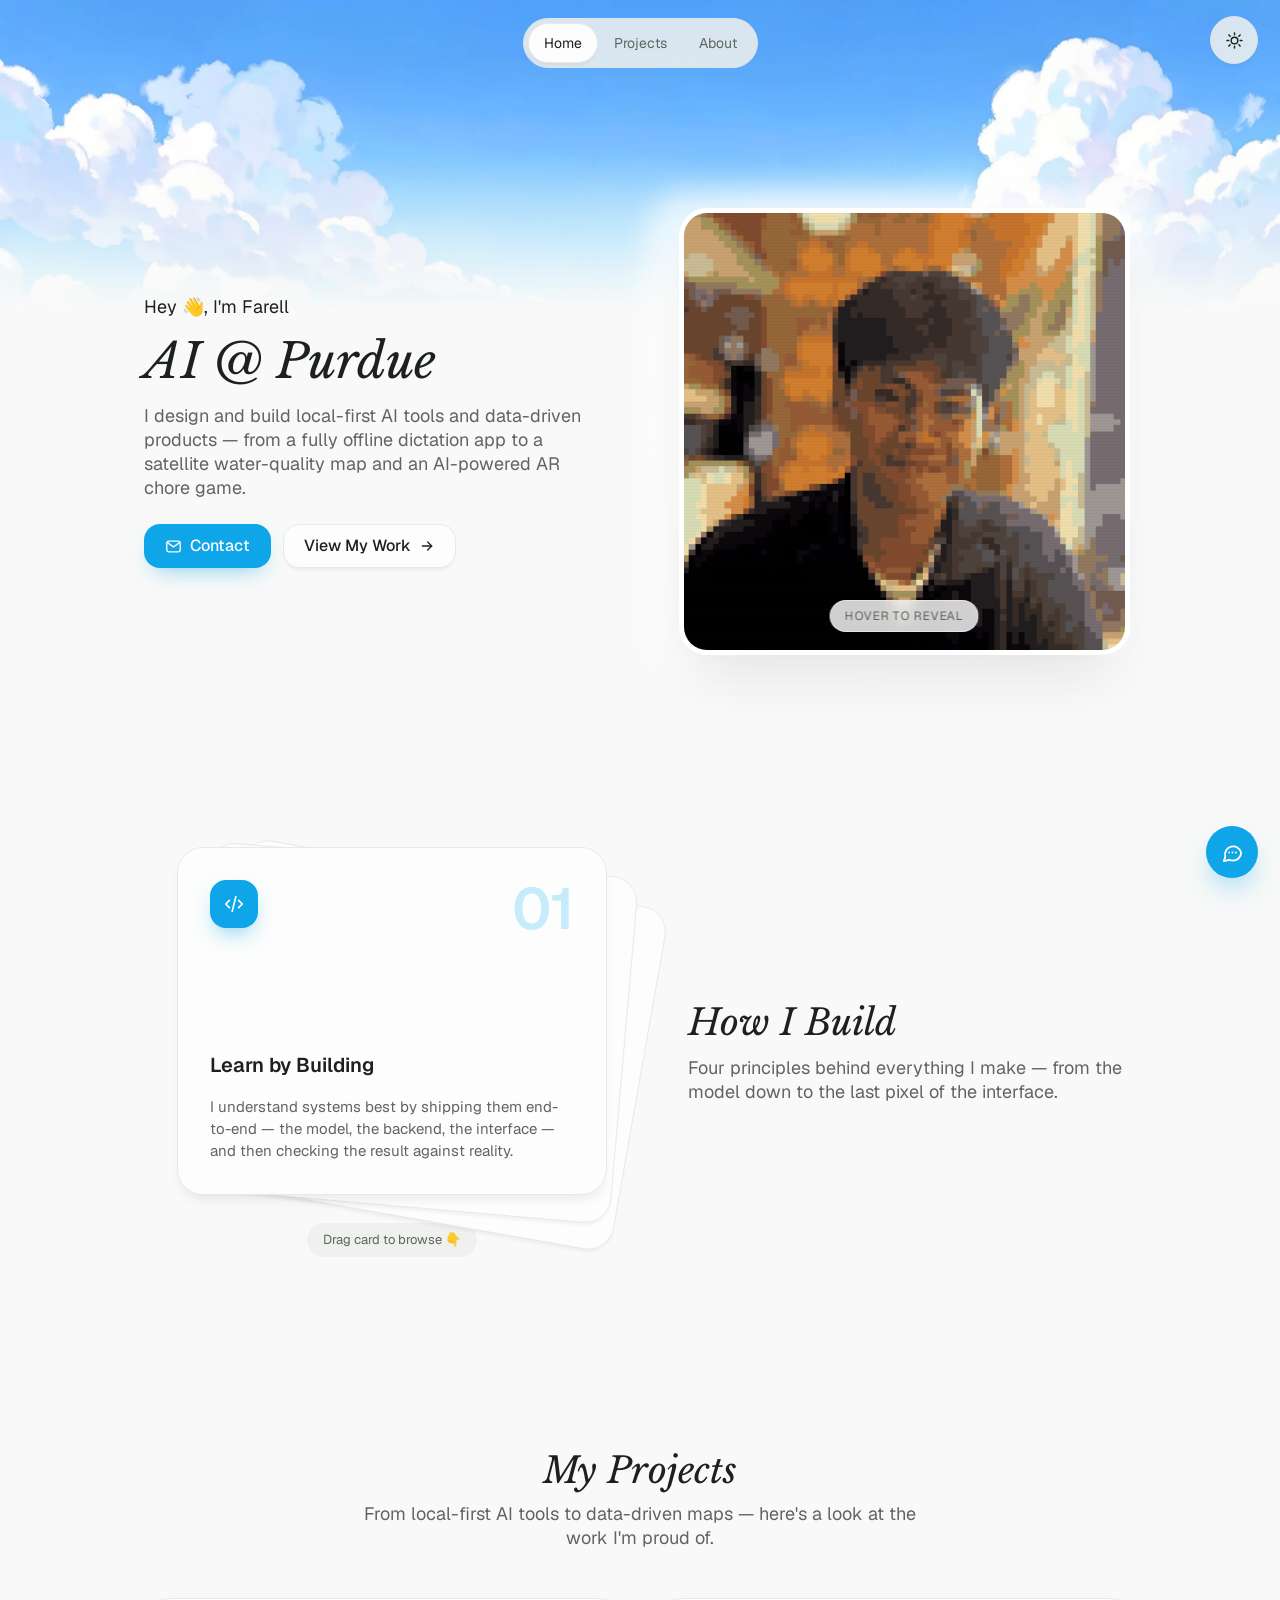
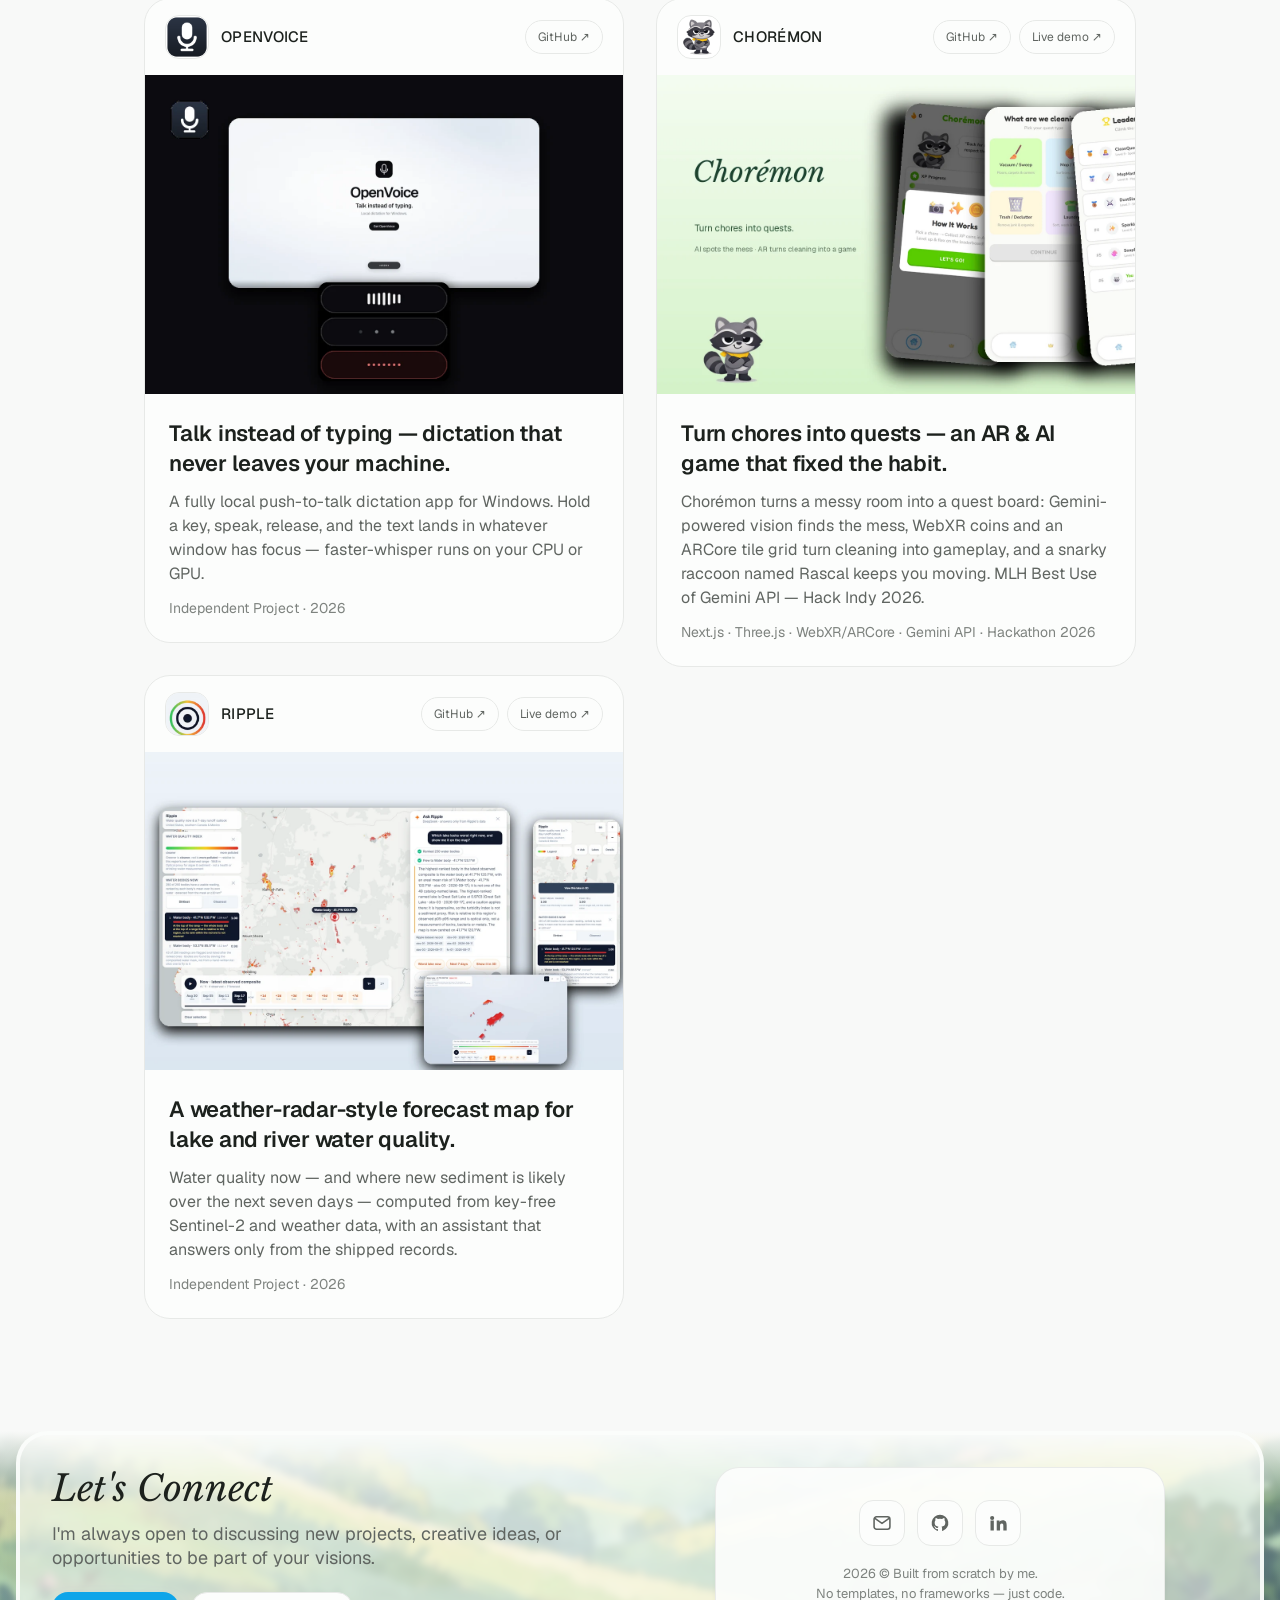
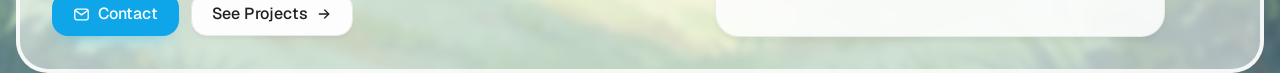
<file: index.html>
<!DOCTYPE html>
<html lang="en">
<head>
  <meta charset="utf-8">
  <meta name="viewport" content="width=device-width, initial-scale=1, viewport-fit=cover">
  <title>Praditya Farell — Artificial Intelligence @ Purdue</title>
  <meta name="description" content="Praditya Farell — studying Artificial Intelligence at Purdue University. I build local-first AI tools and data-driven products, like OpenVoice and Ripple.">
  <link rel="canonical" href="https://pfarell.github.io/">
  <meta property="og:type" content="website">
  <meta property="og:site_name" content="Praditya Farell">
  <meta property="og:title" content="Praditya Farell — AI @ Purdue">
  <meta property="og:description" content="Local-first AI tools and data-driven products — OpenVoice and Ripple. Studying Artificial Intelligence at Purdue.">
  <meta property="og:url" content="https://pfarell.github.io/">
  <meta property="og:image" content="https://pfarell.github.io/assets/img/og.png">
  <meta property="og:image:width" content="1200">
  <meta property="og:image:height" content="630">
  <meta name="twitter:card" content="summary_large_image">
  <meta name="twitter:title" content="Praditya Farell — AI @ Purdue">
  <meta name="twitter:description" content="Local-first AI tools and data-driven products — OpenVoice and Ripple.">
  <meta name="twitter:image" content="https://pfarell.github.io/assets/img/og.png">
  <meta name="theme-color" content="#f8f9f8">
  <link rel="icon" href="assets/img/favicon.png" type="image/png">
  <link rel="apple-touch-icon" href="assets/img/favicon-180.png">
  <script>(function(){document.documentElement.classList.add("js");try{var p=localStorage.getItem("theme-preference")||"system";var d=p==="dark"||(p==="system"&&window.matchMedia("(prefers-color-scheme: dark)").matches);document.documentElement.classList.toggle("dark",d);}catch(e){}})();</script>
  <link rel="stylesheet" href="assets/fonts/google-fonts.css">
  <link rel="stylesheet" href="css/style.css?v=15">
</head>
<body>

  <div class="sky" aria-hidden="true">
    <img id="sky-img" class="sky-day" src="assets/img/generated/sky.webp" alt="">
    <img class="sky-night" src="assets/img/generated2/night-sky.webp" alt="" loading="lazy">
    <div class="sky-fade"></div>
  </div>

  <header class="site-header">
    <div class="progress" id="progress" role="progressbar" aria-label="Page scroll progress">
      <div class="progress-bar" id="progress-bar"></div>
    </div>
    <div class="header-inner">
      <div class="nav-pill">
        <span class="nav-glider" aria-hidden="true"></span>
        <a class="nav-item active" href="index.html">Home</a>
        <a class="nav-item" href="projects/">Projects</a>
        <a class="nav-item" href="about/">About</a>
      </div>
    </div>
  </header>

  <button class="theme-toggle" id="theme-toggle" type="button" aria-label="Toggle dark mode" title="Toggle dark mode">
    <svg class="icon-sun" width="19" height="19" viewBox="0 0 24 24" fill="none" stroke="currentColor" stroke-width="1.8" stroke-linecap="round" aria-hidden="true"><circle cx="12" cy="12" r="4.2"/><path d="M12 2.5v2.3M12 19.2v2.3M2.5 12h2.3M19.2 12h2.3M4.9 4.9l1.6 1.6M17.5 17.5l1.6 1.6M19.1 4.9l-1.6 1.6M6.5 17.5l-1.6 1.6"/></svg>
    <svg class="icon-moon" width="18" height="18" viewBox="0 0 24 24" fill="none" stroke="currentColor" stroke-width="1.8" stroke-linecap="round" stroke-linejoin="round" aria-hidden="true"><path d="M20.6 14.2A8.6 8.6 0 1 1 9.8 3.4a7 7 0 1 0 10.8 10.8Z"/></svg>
  </button>

  <main id="page">

    <!-- ============ hero ============ -->
    <section class="hero container section" id="home">
      <div class="hero-left">
        <p class="headline" data-reveal>Hey 👋, I&#x27;m Farell</p>
        <h1 class="title-1 hero-title" data-reveal data-reveal-delay="1">AI @ Purdue</h1>
        <p class="headline hero-copy" data-reveal data-reveal-delay="1">I design and build local-first AI tools and data-driven products — from a fully offline dictation app to a satellite water-quality map and an AI-powered AR chore game.</p>
        <div class="hero-cta" data-reveal data-reveal-delay="2">
          <a class="btn btn-primary" href="#connect">
            <svg width="17" height="17" viewBox="0 0 24 24" fill="none" stroke="currentColor" stroke-width="1.9" stroke-linecap="round" stroke-linejoin="round" aria-hidden="true"><rect x="2.5" y="4.5" width="19" height="15" rx="3"/><path d="m3.5 6.5 8.5 6 8.5-6"/></svg>
            Contact
          </a>
          <a class="btn btn-card" href="projects/">View My Work
            <svg width="16" height="16" viewBox="0 0 24 24" fill="none" stroke="currentColor" stroke-width="1.9" stroke-linecap="round" stroke-linejoin="round" aria-hidden="true"><path d="M5 12h14"/><path d="m13 6 6 6-6 6"/></svg>
          </a>
        </div>
      </div>

      <div class="hero-right" data-reveal data-reveal-delay="2">
        <div class="portrait-frame">
          <div class="portrait-card" id="portrait-card" role="img" aria-label="Pixel-art portrait of Praditya Farell; hover to reveal the photo">
            <div class="portrait-inner">
              <canvas></canvas>
              <img class="portrait-real" src="assets/img/portrait-real.jpg" alt="Praditya Farell" onerror="this.style.display='none'">
            </div>
            <div class="portrait-scanlines" aria-hidden="true"></div>
            <div class="portrait-hint">Hover to reveal</div>
          </div>
        </div>
      </div>
    </section>

    <!-- ============ philosophy ============ -->
    <section class="philosophy container section" id="philosophy">
      <div class="philosophy-grid">
        <div class="card-stack-wrap" data-reveal>
          <div class="card-stack" tabindex="0" aria-label="How I build — drag or use arrow keys to browse the cards">
            <article class="phil-card">
              <div class="phil-head">
                <span class="phil-icon"><svg width="22" height="22" viewBox="0 0 24 24" fill="none" stroke="currentColor" stroke-width="1.8" stroke-linecap="round" stroke-linejoin="round" aria-hidden="true"><path d="m7 8-4 4 4 4"/><path d="m17 8 4 4-4 4"/><path d="M14 4 10 20"/></svg></span>
                <span class="phil-num">01</span>
              </div>
              <h3 class="phil-title">Learn by Building</h3>
              <p class="phil-body">I understand systems best by shipping them end-to-end — the model, the backend, the interface — and then checking the result against reality.</p>
            </article>
            <article class="phil-card">
              <div class="phil-head">
                <span class="phil-icon"><svg width="22" height="22" viewBox="0 0 24 24" fill="none" stroke="currentColor" stroke-width="1.8" stroke-linecap="round" stroke-linejoin="round" aria-hidden="true"><path d="M12 3 5 6v6c0 4.2 2.8 7.6 7 9 4.2-1.4 7-4.8 7-9V6l-7-3Z"/><path d="m9 12 2 2 4-4"/></svg></span>
                <span class="phil-num">02</span>
              </div>
              <h3 class="phil-title">Local-first &amp; Private</h3>
              <p class="phil-body">OpenVoice runs its speech model on your own machine — no cloud, no account, no API key. Tools should respect the people using them.</p>
            </article>
            <article class="phil-card">
              <div class="phil-head">
                <span class="phil-icon"><svg width="22" height="22" viewBox="0 0 24 24" fill="none" stroke="currentColor" stroke-width="1.8" stroke-linecap="round" stroke-linejoin="round" aria-hidden="true"><path d="M4 20V10"/><path d="M10 20V4"/><path d="M16 20v-7"/><path d="M22 20H2"/></svg></span>
                <span class="phil-num">03</span>
              </div>
              <h3 class="phil-title">Honest About Data</h3>
              <p class="phil-body">Ripple refuses to claim more than the data supports. Every number I ship should trace back to its source — or not ship at all.</p>
            </article>
            <article class="phil-card">
              <div class="phil-head">
                <span class="phil-icon"><svg width="22" height="22" viewBox="0 0 24 24" fill="none" stroke="currentColor" stroke-width="1.8" stroke-linecap="round" stroke-linejoin="round" aria-hidden="true"><path d="M4 4h16v12H4z"/><path d="M8 20h8"/><path d="M12 16v4"/><path d="m12 7 1.2 2.4L16 10l-2 2 .5 2.6L12 13.4 9.5 14.6 10 12l-2-2 2.8-.6L12 7Z"/></svg></span>
                <span class="phil-num">04</span>
              </div>
              <h3 class="phil-title">The Interface Is the Work</h3>
              <p class="phil-body">A feature is finished when the interaction is finished — a pill that never steals focus, a map that explains itself.</p>
            </article>
          </div>
          <span class="drag-pill">Drag card to browse 👇</span>
        </div>

        <div class="phil-right" data-reveal data-reveal-delay="1">
          <h2 class="title-2 serif">How I Build</h2>
          <p class="headline muted">Four principles behind everything I make — from the model down to the last pixel of the interface.</p>
        </div>
      </div>
    </section>

    <!-- ============ projects ============ -->
    <section class="projects-section container section" id="projects">
      <div class="projects-head" data-reveal>
        <h2 class="title-2 serif">My Projects</h2>
        <p class="headline muted projects-sub">From local-first AI tools to data-driven maps — here&#x27;s a look at the work I&#x27;m proud of.</p>
      </div>
      <div class="masonry">

        <a class="project-card" href="https://github.com/pfarell/openvoice" target="_blank" rel="noopener" data-reveal>
          <div class="pc-head">
            <span class="pc-icon"><img src="assets/img/projects/openvoice-icon.png" alt=""></span>
            <span class="pc-name">OPENVOICE</span>
            <span class="pc-links">
              <span class="pc-link">GitHub ↗</span>
            </span>
          </div>
          <div class="pc-media"><img src="assets/img/projects/card-openvoice.webp" alt="OpenVoice launch screen and dictation pill states"></div>
          <div class="pc-body">
            <h3 class="pc-title">Talk instead of typing — dictation that never leaves your machine.</h3>
            <p class="pc-desc">A fully local push-to-talk dictation app for Windows. Hold a key, speak, release, and the text lands in whatever window has focus — faster-whisper runs on your CPU or GPU.</p>
            <p class="pc-meta">Independent Project · 2026</p>
          </div>
        </a>

        <a class="project-card" href="https://github.com/pfarell/ripple" target="_blank" rel="noopener" data-reveal data-reveal-delay="1">
          <div class="pc-head">
            <span class="pc-icon"><img src="assets/img/projects/ripple-icon.png" alt=""></span>
            <span class="pc-name">RIPPLE</span>
            <span class="pc-links">
              <span class="pc-link">GitHub ↗</span>
              <span class="pc-link">Live demo ↗</span>
            </span>
          </div>
          <div class="pc-media"><img src="assets/img/projects/card-ripple.webp" alt="Ripple map, grounded assistant, 3D view and mobile layout"></div>
          <div class="pc-body">
            <h3 class="pc-title">A weather-radar-style forecast map for lake and river water quality.</h3>
            <p class="pc-desc">Water quality now — and where new sediment is likely over the next seven days — computed from key-free Sentinel-2 and weather data, with an assistant that answers only from the shipped records.</p>
            <p class="pc-meta">Independent Project · 2026</p>
          </div>
        </a>

        <a class="project-card" href="https://github.com/pfarell/choremon" target="_blank" rel="noopener" data-reveal data-reveal-delay="2">
          <div class="pc-head">
            <span class="pc-icon"><img src="assets/img/projects/choremon-icon.png" alt=""></span>
            <span class="pc-name">CHORÉMON</span>
            <span class="pc-links">
              <span class="pc-link">GitHub ↗</span>
              <span class="pc-link" onclick="event.preventDefault(); window.open('https://choremon-six.vercel.app','_blank');">Live demo ↗</span>
            </span>
          </div>
          <div class="pc-media"><img src="assets/img/projects/card-choremon.webp" alt="Chorémon home screen, quest picker and family leaderboard"></div>
          <div class="pc-body">
            <h3 class="pc-title">Turn chores into quests — an AR &amp; AI game that fixed the habit.</h3>
            <p class="pc-desc">Chorémon turns a messy room into a quest board: Gemini-powered vision finds the mess, WebXR coins and an ARCore tile grid turn cleaning into gameplay, and a snarky raccoon named Rascal keeps you moving. MLH Best Use of Gemini API — Hack Indy 2026.</p>
            <p class="pc-meta">Next.js · Three.js · WebXR/ARCore · Gemini API · Hackathon 2026</p>
          </div>
        </a>

      </div>
    </section>

    <!-- ============ connect ============ -->
    <section class="connect" id="connect">
      <div class="connect-band" aria-hidden="true">
        <img class="connect-day" src="assets/img/generated/landscape.webp" alt="">
        <img class="connect-night" src="assets/img/generated2/night-landscape.webp" alt="" loading="lazy">
      </div>
      <div class="container-wide">
        <div class="connect-card" data-reveal>
          <div class="connect-left">
            <h2 class="title-2 serif">Let&#x27;s Connect</h2>
            <p class="headline muted">I&#x27;m always open to discussing new projects, creative ideas, or opportunities to be part of your visions.</p>
            <div class="hero-cta">
              <a class="btn btn-primary" href="mailto:raditfarell77@gmail.com">
                <svg width="17" height="17" viewBox="0 0 24 24" fill="none" stroke="currentColor" stroke-width="1.9" stroke-linecap="round" stroke-linejoin="round" aria-hidden="true"><rect x="2.5" y="4.5" width="19" height="15" rx="3"/><path d="m3.5 6.5 8.5 6 8.5-6"/></svg>
                Contact
              </a>
              <a class="btn btn-card" href="projects/">See Projects
                <svg width="16" height="16" viewBox="0 0 24 24" fill="none" stroke="currentColor" stroke-width="1.9" stroke-linecap="round" stroke-linejoin="round" aria-hidden="true"><path d="M5 12h14"/><path d="m13 6 6 6-6 6"/></svg>
              </a>
            </div>
          </div>
          <div class="connect-right">
            <div class="footer-card">
              <div class="footer-icons">
                <a class="icon-btn" href="mailto:raditfarell77@gmail.com" aria-label="Email">
                  <svg width="20" height="20" viewBox="0 0 24 24" fill="none" stroke="currentColor" stroke-width="1.9" stroke-linecap="round" stroke-linejoin="round" aria-hidden="true"><rect x="2.5" y="4.5" width="19" height="15" rx="3"/><path d="m3.5 6.5 8.5 6 8.5-6"/></svg>
                </a>
                <a class="icon-btn" href="https://github.com/pfarell" target="_blank" rel="noopener" aria-label="GitHub">
                  <svg width="20" height="20" viewBox="0 0 24 24" fill="currentColor" aria-hidden="true"><path d="M12 2a10 10 0 0 0-3.16 19.49c.5.09.68-.22.68-.48l-.01-1.7c-2.78.6-3.37-1.34-3.37-1.34-.45-1.16-1.11-1.47-1.11-1.47-.9-.62.07-.6.07-.6 1 .07 1.53 1.03 1.53 1.03.9 1.52 2.34 1.08 2.91.83.09-.65.35-1.09.63-1.34-2.22-.25-4.56-1.11-4.56-4.94 0-1.09.39-1.98 1.03-2.68-.1-.25-.45-1.27.1-2.64 0 0 .84-.27 2.75 1.02a9.56 9.56 0 0 1 5 0c1.91-1.29 2.75-1.02 2.75-1.02.55 1.37.2 2.39.1 2.64.64.7 1.03 1.59 1.03 2.68 0 3.84-2.34 4.68-4.57 4.93.36.31.68.92.68 1.85l-.01 2.75c0 .27.18.58.69.48A10 10 0 0 0 12 2Z"/></svg>
                </a>
                <a class="icon-btn" href="https://www.linkedin.com/in/praditya-farell-raffa-faadilah-93726b379/" target="_blank" rel="noopener" aria-label="LinkedIn">
                  <svg width="20" height="20" viewBox="0 0 24 24" fill="currentColor" aria-hidden="true"><path d="M4.98 3.5A2.5 2.5 0 1 1 5 8.5a2.5 2.5 0 0 1-.02-5ZM3 9h4v12H3V9Zm7 0h3.8v1.7h.05c.53-1 1.83-2.05 3.77-2.05 4.03 0 4.78 2.65 4.78 6.1V21h-4v-5.5c0-1.31-.02-3-1.83-3-1.83 0-2.11 1.43-2.11 2.9V21h-4V9Z"/></svg>
                </a>
              </div>
              <p class="footer-note">2026 © Built from scratch by me.<br>No templates, no frameworks — just code.</p>
            </div>
          </div>
        </div>
      </div>
    </section>

  </main>

  <button class="fab" id="assistant-fab" type="button" aria-label="Open the site assistant" aria-expanded="false" aria-haspopup="dialog">
    <svg width="23" height="23" viewBox="0 0 24 24" fill="none" stroke="currentColor" stroke-width="1.9" stroke-linecap="round" stroke-linejoin="round" aria-hidden="true"><path d="M21 12a8.5 8.5 0 0 1-8.5 8.5c-1.4 0-2.7-.3-3.8-.9L3 21l1.4-4.6A8.5 8.5 0 1 1 21 12Z"/><path d="M8.5 12h.01M12 12h.01M15.5 12h.01"/></svg>
  </button>

  <script src="js/app.js?v=15"></script>
  <script src="js/wanderly-kb.js?v=15"></script>
  <script src="js/assistant.js?v=15"></script>
  <script src="js/portrait.js"></script>
</body>
</html>
</file>
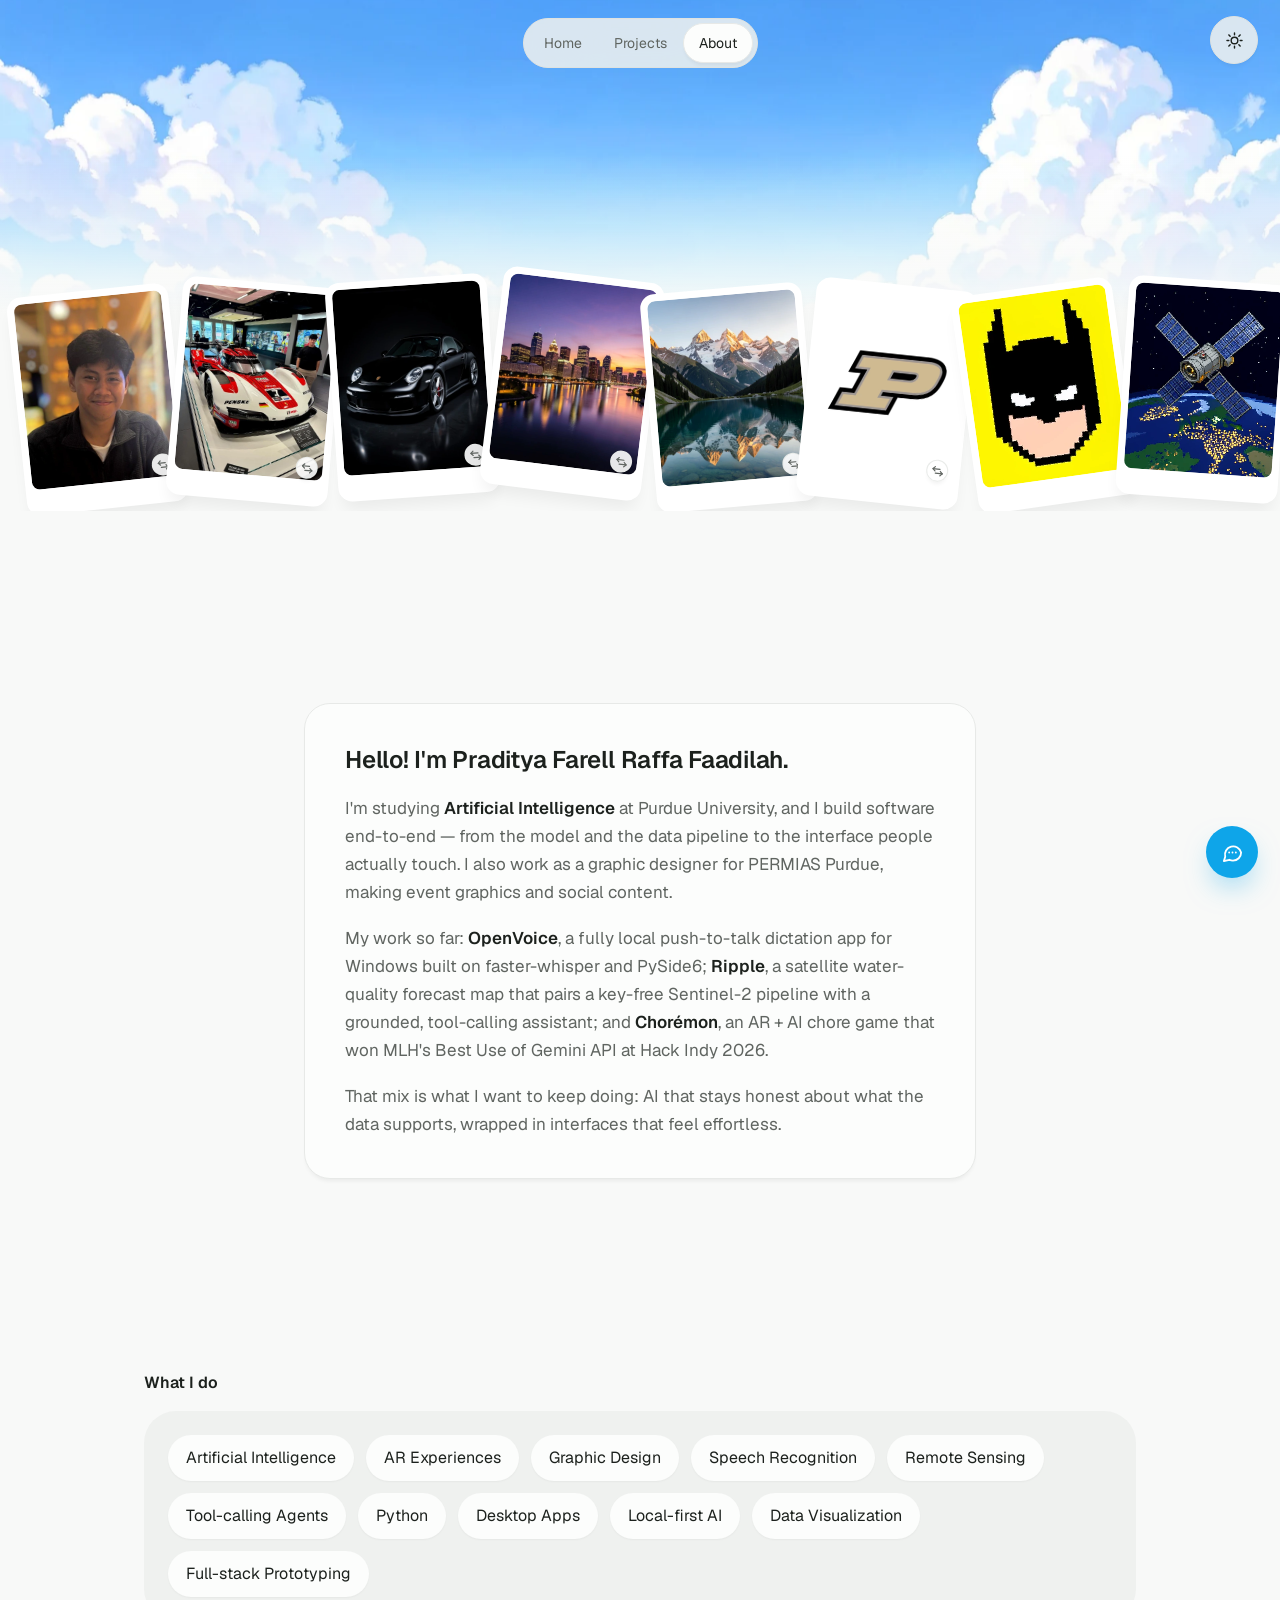
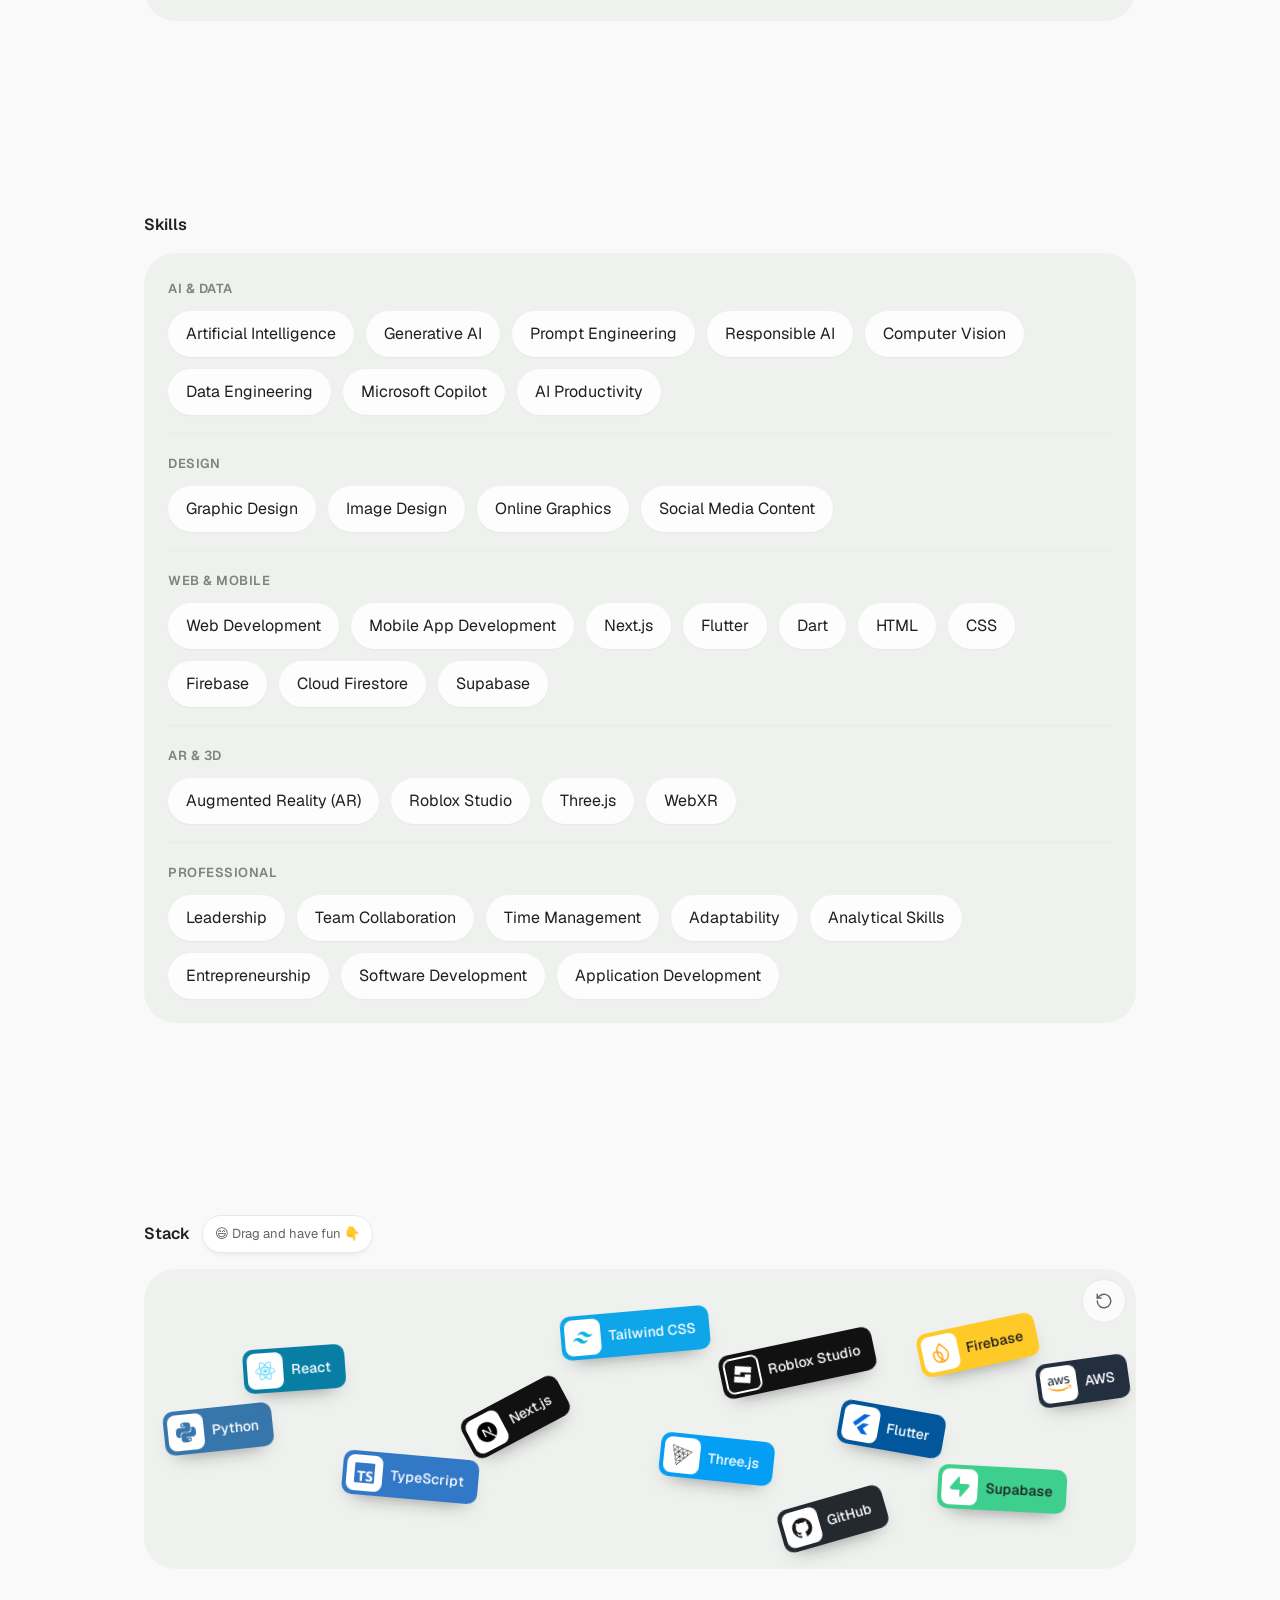
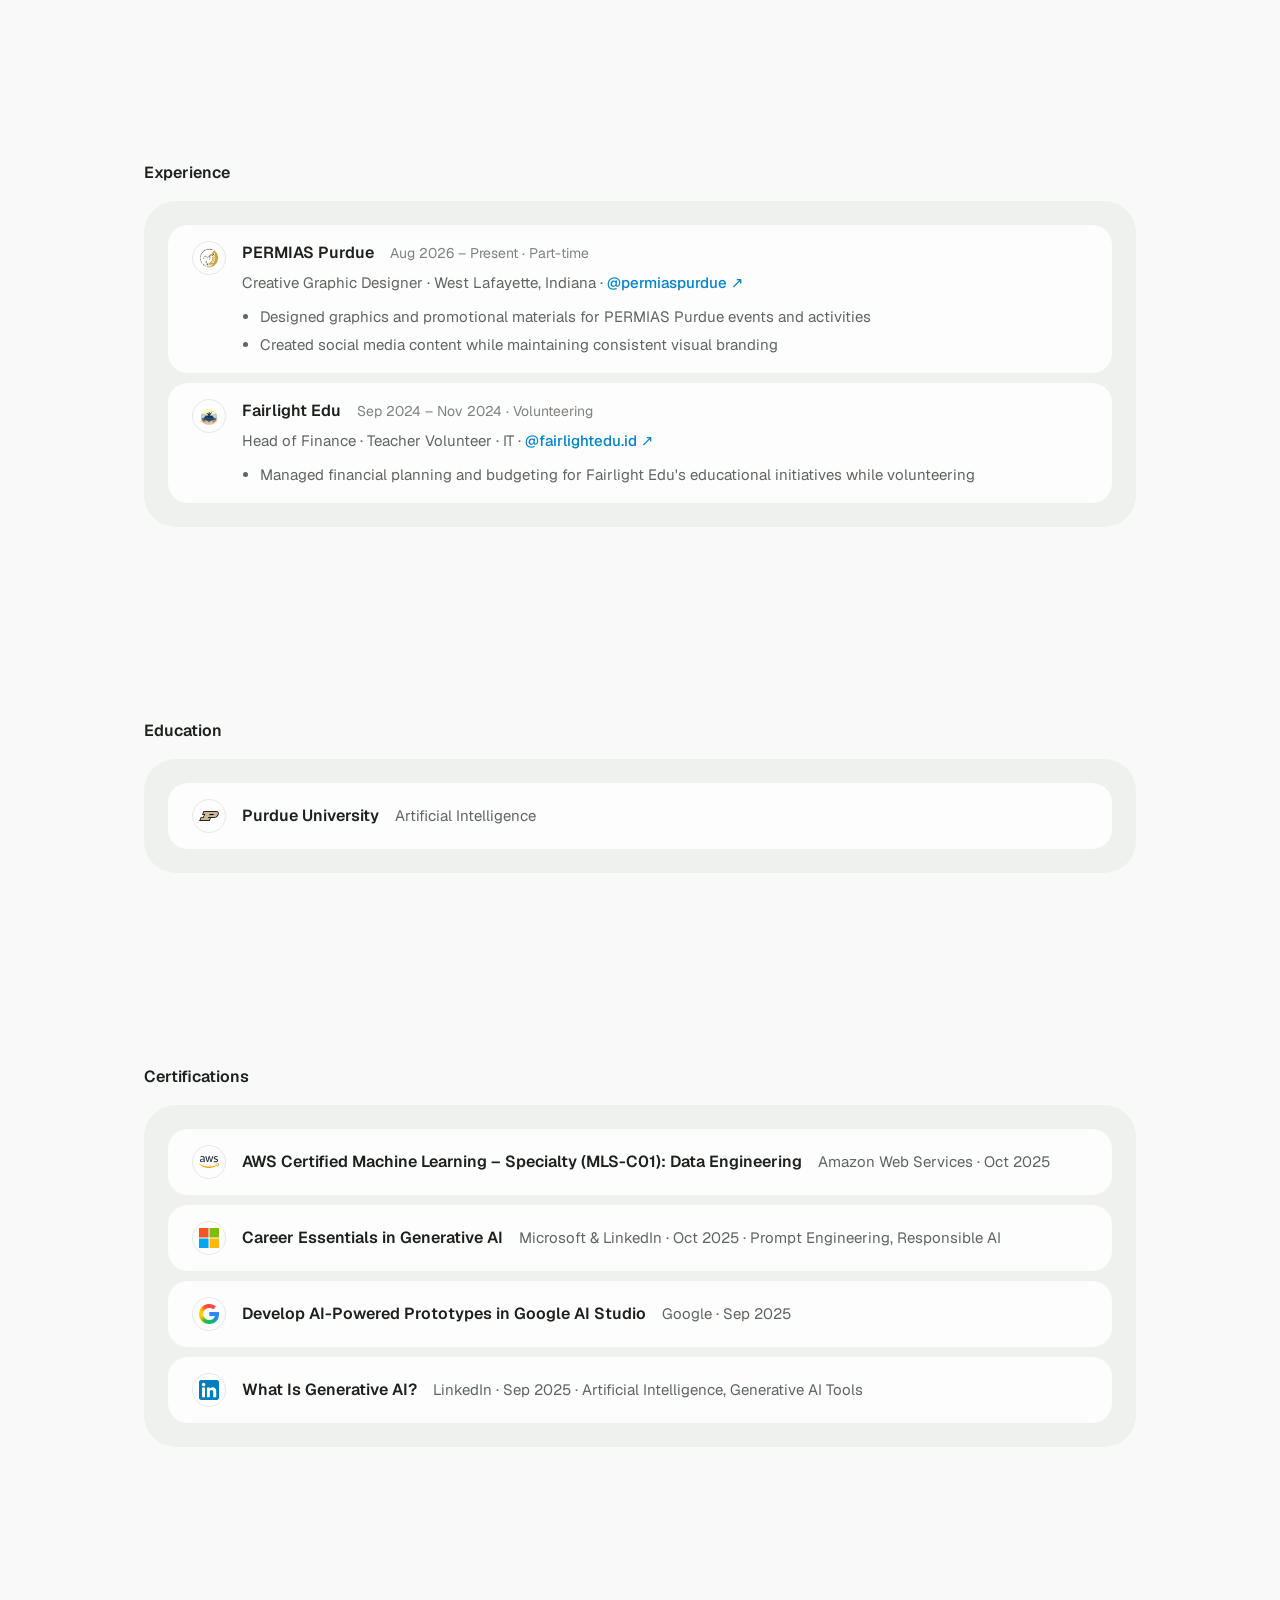
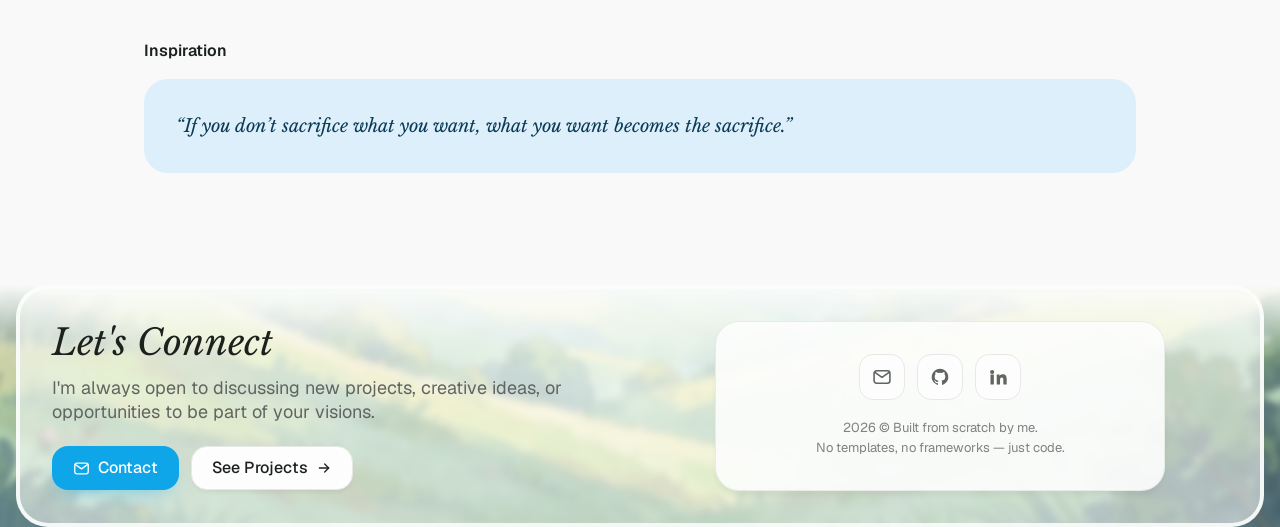
<file: about/index.html>
﻿<!DOCTYPE html>
<html lang="en">
<head>
  <meta charset="utf-8">
  <meta name="viewport" content="width=device-width, initial-scale=1, viewport-fit=cover">
  <title>About — Praditya Farell</title>
  <meta name="description" content="About Praditya Farell: studying Artificial Intelligence at Purdue University, building local-first AI tools and data-driven products like OpenVoice and Ripple.">
  <link rel="canonical" href="https://pfarell.github.io/about/">
  <meta property="og:type" content="website">
  <meta property="og:site_name" content="Praditya Farell">
  <meta property="og:title" content="About — Praditya Farell">
  <meta property="og:description" content="Studying Artificial Intelligence at Purdue. Building local-first AI tools — OpenVoice and Ripple.">
  <meta property="og:url" content="https://pfarell.github.io/about/">
  <meta property="og:image" content="https://pfarell.github.io/assets/img/og.png">
  <meta property="og:image:width" content="1200">
  <meta property="og:image:height" content="630">
  <meta name="twitter:card" content="summary_large_image">
  <meta name="twitter:title" content="About — Praditya Farell">
  <meta name="twitter:description" content="AI @ Purdue. Local-first tools and data-driven products, built end-to-end.">
  <meta name="twitter:image" content="https://pfarell.github.io/assets/img/og.png">
  <meta name="theme-color" content="#f8f9f8">
  <link rel="icon" href="../assets/img/favicon.png" type="image/png">
  <link rel="apple-touch-icon" href="../assets/img/favicon-180.png">
  <script>(function(){document.documentElement.classList.add("js");try{var p=localStorage.getItem("theme-preference")||"system";var d=p==="dark"||(p==="system"&&window.matchMedia("(prefers-color-scheme: dark)").matches);document.documentElement.classList.toggle("dark",d);}catch(e){}})();</script>
  <link rel="stylesheet" href="../assets/fonts/google-fonts.css">
  <link rel="stylesheet" href="../css/style.css?v=15">
</head>
<body>

  <div class="sky" aria-hidden="true">
    <img id="sky-img" class="sky-day" src="../assets/img/generated/sky.webp" alt="">
    <img class="sky-night" src="../assets/img/generated2/night-sky.webp" alt="" loading="lazy">
    <div class="sky-fade"></div>
  </div>

  <header class="site-header">
    <div class="progress" id="progress" role="progressbar" aria-label="Page scroll progress">
      <div class="progress-bar" id="progress-bar"></div>
    </div>
    <div class="header-inner">
      <div class="nav-pill">
        <span class="nav-glider" aria-hidden="true"></span>
        <a class="nav-item" href="../">Home</a>
        <a class="nav-item" href="../projects/">Projects</a>
        <a class="nav-item active" href="./">About</a>
      </div>
    </div>
  </header>

  <button class="theme-toggle" id="theme-toggle" type="button" aria-label="Toggle dark mode" title="Toggle dark mode">
    <svg class="icon-sun" width="19" height="19" viewBox="0 0 24 24" fill="none" stroke="currentColor" stroke-width="1.8" stroke-linecap="round" aria-hidden="true"><circle cx="12" cy="12" r="4.2"/><path d="M12 2.5v2.3M12 19.2v2.3M2.5 12h2.3M19.2 12h2.3M4.9 4.9l1.6 1.6M17.5 17.5l1.6 1.6M19.1 4.9l-1.6 1.6M6.5 17.5l-1.6 1.6"/></svg>
    <svg class="icon-moon" width="18" height="18" viewBox="0 0 24 24" fill="none" stroke="currentColor" stroke-width="1.8" stroke-linecap="round" stroke-linejoin="round" aria-hidden="true"><path d="M20.6 14.2A8.6 8.6 0 1 1 9.8 3.4a7 7 0 1 0 10.8 10.8Z"/></svg>
  </button>

  <main id="page">

    <!-- ============ polaroids ============ -->
    <section class="section" data-reveal>
      <div class="polaroid-strip">
        <div class="polaroid" data-switch role="button" tabindex="0" aria-pressed="false" aria-label="Photo of Farell — activate to switch to pixel art" style="transform: rotate(-6deg) translateY(6px)">
          <span class="pv">
            <img class="a" src="../assets/img/polaroids/portrait-real.webp" alt="Praditya Farell">
            <img class="b pix" src="../assets/img/polaroids/portrait-pixel.webp" alt="" loading="lazy">
          </span>
          <span class="swap-hint" aria-hidden="true"><svg width="13" height="13" viewBox="0 0 24 24" fill="none" stroke="currentColor" stroke-width="2.2" stroke-linecap="round" stroke-linejoin="round"><path d="M7 4 3 8l4 4"/><path d="M3 8h13"/><path d="m17 20 4-4-4-4"/><path d="M21 16H8"/></svg></span>
        </div>
        <div class="polaroid" data-switch role="button" tabindex="0" aria-pressed="false" aria-label="Porsche 963 at the museum — activate to switch to pixel art" style="transform: rotate(5deg) translateY(-2px); margin-left:-4px">
          <span class="pv">
            <img class="a" src="../assets/img/polaroids/porsche-museum-real.webp" alt="Porsche 963 race car at the museum">
            <img class="b pix" src="../assets/img/polaroids/porsche-museum-pixel.webp" alt="" loading="lazy">
          </span>
          <span class="swap-hint" aria-hidden="true"><svg width="13" height="13" viewBox="0 0 24 24" fill="none" stroke="currentColor" stroke-width="2.2" stroke-linecap="round" stroke-linejoin="round"><path d="M7 4 3 8l4 4"/><path d="M3 8h13"/><path d="m17 20 4-4-4-4"/><path d="M21 16H8"/></svg></span>
        </div>
        <div class="polaroid" data-switch role="button" tabindex="0" aria-pressed="false" aria-label="Black Porsche 911 Turbo S — activate to switch to pixel art" style="transform: rotate(-4deg) translateY(-6px); margin-left:-4px">
          <span class="pv">
            <img class="a" src="../assets/img/polaroids/porsche-turbo-real.webp" alt="Black Porsche 911 Turbo S">
            <img class="b pix" src="../assets/img/polaroids/porsche-turbo-pixel.webp" alt="" loading="lazy">
          </span>
          <span class="swap-hint" aria-hidden="true"><svg width="13" height="13" viewBox="0 0 24 24" fill="none" stroke="currentColor" stroke-width="2.2" stroke-linecap="round" stroke-linejoin="round"><path d="M7 4 3 8l4 4"/><path d="M3 8h13"/><path d="m17 20 4-4-4-4"/><path d="M21 16H8"/></svg></span>
        </div>
        <div class="polaroid" data-switch role="button" tabindex="0" aria-pressed="false" aria-label="Indianapolis at dusk — activate to switch to pixel art" style="transform: rotate(7deg) translateY(-10px); margin-left:-4px">
          <span class="pv">
            <img class="a" src="../assets/img/polaroids/indy-dusk-real.webp" alt="Indianapolis skyline at dusk across the river">
            <img class="b pix" src="../assets/img/polaroids/indy-dusk-pixel.webp" alt="" loading="lazy">
          </span>
          <span class="swap-hint" aria-hidden="true"><svg width="13" height="13" viewBox="0 0 24 24" fill="none" stroke="currentColor" stroke-width="2.2" stroke-linecap="round" stroke-linejoin="round"><path d="M7 4 3 8l4 4"/><path d="M3 8h13"/><path d="m17 20 4-4-4-4"/><path d="M21 16H8"/></svg></span>
        </div>
        <div class="polaroid" data-switch role="button" tabindex="0" aria-pressed="false" aria-label="Mountains — activate to switch to pixel art" style="transform: rotate(-5deg) translateY(4px); margin-left:-4px">
          <span class="pv">
            <img class="a" src="../assets/img/polaroids/mountains-real.webp" alt="Snow-capped mountains reflected in a lake">
            <img class="b pix" src="../assets/img/polaroids/mountains-pixel.webp" alt="" loading="lazy">
          </span>
          <span class="swap-hint" aria-hidden="true"><svg width="13" height="13" viewBox="0 0 24 24" fill="none" stroke="currentColor" stroke-width="2.2" stroke-linecap="round" stroke-linejoin="round"><path d="M7 4 3 8l4 4"/><path d="M3 8h13"/><path d="m17 20 4-4-4-4"/><path d="M21 16H8"/></svg></span>
        </div>
        <div class="polaroid" data-switch role="button" tabindex="0" aria-pressed="false" aria-label="Purdue University — activate to switch to pixel art" style="transform: rotate(6deg) translateY(0); margin-left:-4px">
          <span class="pv">
            <img class="a" src="../assets/img/polaroids/purdue-real.webp" alt="Purdue University Boilermakers mark">
            <img class="b pix" src="../assets/img/polaroids/purdue-pixel.webp" alt="" loading="lazy">
          </span>
          <span class="swap-hint" aria-hidden="true"><svg width="13" height="13" viewBox="0 0 24 24" fill="none" stroke="currentColor" stroke-width="2.2" stroke-linecap="round" stroke-linejoin="round"><path d="M7 4 3 8l4 4"/><path d="M3 8h13"/><path d="m17 20 4-4-4-4"/><path d="M21 16H8"/></svg></span>
        </div>
        <div class="polaroid static" style="transform: rotate(-8deg) translateY(2px); margin-left:-4px">
          <span class="pv"><img class="pix" src="../assets/img/polaroids/batman.webp" alt="Pixel-art Batman cowl on yellow"></span>
        </div>
        <div class="polaroid static" style="transform: rotate(4deg) translateY(-4px); margin-left:-4px">
          <span class="pv"><img class="pix" src="../assets/img/polaroids/satellite.webp" alt="Pixel-art satellite orbiting Earth at night"></span>
        </div>
      </div>
    </section>

    <!-- ============ bio ============ -->
    <section class="container section" data-reveal>
      <div class="bio-card">
        <h2>Hello! I&#x27;m Praditya Farell Raffa Faadilah.</h2>
        <p>I&#x27;m studying <strong>Artificial Intelligence</strong> at Purdue University, and I build software end-to-end — from the model and the data pipeline to the interface people actually touch. I also work as a graphic designer for PERMIAS Purdue, making event graphics and social content.</p>
        <p>My work so far: <strong>OpenVoice</strong>, a fully local push-to-talk dictation app for Windows built on faster-whisper and PySide6; <strong>Ripple</strong>, a satellite water-quality forecast map that pairs a key-free Sentinel-2 pipeline with a grounded, tool-calling assistant; and <strong>Chorémon</strong>, an AR + AI chore game that won MLH&#x27;s Best Use of Gemini API at Hack Indy 2026.</p>
        <p>That mix is what I want to keep doing: AI that stays honest about what the data supports, wrapped in interfaces that feel effortless.</p>
      </div>
    </section>

    <!-- ============ what i do ============ -->
    <section class="container section" data-reveal>
      <div class="section-block">
        <h3 class="section-label">What I do</h3>
        <div class="panel">
          <div class="chips">
            <span class="chip">Artificial Intelligence</span>
            <span class="chip">AR Experiences</span>
            <span class="chip">Graphic Design</span>
            <span class="chip">Speech Recognition</span>
            <span class="chip">Remote Sensing</span>
            <span class="chip">Tool-calling Agents</span>
            <span class="chip">Python</span>
            <span class="chip">Desktop Apps</span>
            <span class="chip">Local-first AI</span>
            <span class="chip">Data Visualization</span>
            <span class="chip">Full-stack Prototyping</span>
          </div>
        </div>
      </div>
    </section>

    <!-- ============ skills ============ -->
    <section class="container section" data-reveal>
      <div class="section-block">
        <h3 class="section-label">Skills</h3>
        <div class="panel">
          <div class="skills-group">
            <p class="skills-label">AI &amp; Data</p>
            <div class="chips">
              <span class="chip">Artificial Intelligence</span>
              <span class="chip">Generative AI</span>
              <span class="chip">Prompt Engineering</span>
              <span class="chip">Responsible AI</span>
              <span class="chip">Computer Vision</span>
              <span class="chip">Data Engineering</span>
              <span class="chip">Microsoft Copilot</span>
              <span class="chip">AI Productivity</span>
            </div>
          </div>
          <div class="skills-group">
            <p class="skills-label">Design</p>
            <div class="chips">
              <span class="chip">Graphic Design</span>
              <span class="chip">Image Design</span>
              <span class="chip">Online Graphics</span>
              <span class="chip">Social Media Content</span>
            </div>
          </div>
          <div class="skills-group">
            <p class="skills-label">Web &amp; Mobile</p>
            <div class="chips">
              <span class="chip">Web Development</span>
              <span class="chip">Mobile App Development</span>
              <span class="chip">Next.js</span>
              <span class="chip">Flutter</span>
              <span class="chip">Dart</span>
              <span class="chip">HTML</span>
              <span class="chip">CSS</span>
              <span class="chip">Firebase</span>
              <span class="chip">Cloud Firestore</span>
              <span class="chip">Supabase</span>
            </div>
          </div>
          <div class="skills-group">
            <p class="skills-label">AR &amp; 3D</p>
            <div class="chips">
              <span class="chip">Augmented Reality (AR)</span>
              <span class="chip">Roblox Studio</span>
              <span class="chip">Three.js</span>
              <span class="chip">WebXR</span>
            </div>
          </div>
          <div class="skills-group">
            <p class="skills-label">Professional</p>
            <div class="chips">
              <span class="chip">Leadership</span>
              <span class="chip">Team Collaboration</span>
              <span class="chip">Time Management</span>
              <span class="chip">Adaptability</span>
              <span class="chip">Analytical Skills</span>
              <span class="chip">Entrepreneurship</span>
              <span class="chip">Software Development</span>
              <span class="chip">Application Development</span>
            </div>
          </div>
        </div>
      </div>
    </section>

    <!-- ============ stack ============ -->
    <section class="container section" data-reveal>
      <div class="section-block">
        <div class="label-row">
          <h3 class="section-label">Stack</h3>
          <span class="label-badge">😄 Drag and have fun 👇</span>
        </div>
        <div class="panel stack-panel">
          <button class="stack-reset" aria-label="Reset sticker positions">
            <svg width="18" height="18" viewBox="0 0 24 24" fill="none" stroke="currentColor" stroke-width="1.9" stroke-linecap="round" stroke-linejoin="round" aria-hidden="true"><path d="M3 12a9 9 0 1 0 3-6.7L3 8"/><path d="M3 3v5h5"/></svg>
          </button>
          <div class="sticker" style="background:#3776AB"><span class="sticker-glyph"><svg width="20" height="20" viewBox="0 0 24 24" fill="#3776AB" aria-hidden="true"><path d="M14.25.18l.9.2.73.26.59.3.45.32.34.34.25.34.16.33.1.3.04.26.02.2-.01.13V8.5l-.05.63-.13.55-.21.46-.26.38-.3.31-.33.25-.35.19-.35.14-.33.1-.3.07-.26.04-.21.02H8.77l-.69.05-.59.14-.5.22-.41.27-.33.32-.27.35-.2.36-.15.37-.1.35-.07.32-.04.27-.02.21v3.06H3.17l-.21-.03-.28-.07-.32-.12-.35-.18-.36-.26-.36-.36-.35-.46-.32-.59-.28-.73-.21-.88-.14-1.05-.05-1.23.06-1.22.16-1.04.24-.87.32-.71.36-.57.4-.44.42-.33.42-.24.4-.16.36-.1.32-.05.24-.01h.16l.06.01h8.16v-.83H6.18l-.01-2.75-.02-.37.05-.34.11-.31.17-.28.25-.26.31-.23.38-.2.44-.18.51-.15.58-.12.64-.1.71-.06.77-.04.84-.02 1.27.05zm-6.3 1.98l-.23.33-.08.41.08.41.23.34.33.22.41.09.41-.09.33-.22.23-.34.08-.41-.08-.41-.23-.33-.33-.22-.41-.09-.41.09zm13.09 3.95l.28.06.32.12.35.18.36.27.36.35.35.47.32.59.28.73.21.88.14 1.04.05 1.23-.06 1.23-.16 1.04-.24.86-.32.71-.36.57-.4.45-.42.33-.42.24-.4.16-.36.09-.32.05-.24.02-.16-.01h-8.22v.82h5.84l.01 2.76.02.36-.05.34-.11.31-.17.29-.25.25-.31.24-.38.2-.44.17-.51.15-.58.13-.64.09-.71.07-.77.04-.84.01-1.27-.04-1.07-.14-.9-.2-.73-.25-.59-.3-.45-.33-.34-.34-.25-.34-.16-.33-.1-.3-.04-.25-.02-.2.01-.13v-5.34l.05-.64.13-.54.21-.46.26-.38.3-.32.33-.24.35-.2.35-.14.33-.1.3-.06.26-.04.21-.02.13-.01h5.84l.69-.05.59-.14.5-.21.41-.28.33-.32.27-.35.2-.36.15-.36.1-.35.07-.32.04-.28.02-.21V6.07h2.09l.14.01zm-6.47 14.25l-.23.33-.08.41.08.41.23.33.33.23.41.08.41-.08.33-.23.23-.33.08-.41-.08-.41-.23-.33-.33-.23-.41-.08-.41.08z"/></svg></span>Python</div>
          <div class="sticker" style="background:#3178C6"><span class="sticker-glyph"><svg width="20" height="20" viewBox="0 0 24 24" fill="#3178C6" aria-hidden="true"><path d="M1.125 0C.502 0 0 .502 0 1.125v21.75C0 23.498.502 24 1.125 24h21.75c.623 0 1.125-.502 1.125-1.125V1.125C24 .502 23.498 0 22.875 0zm17.363 9.75c.612 0 1.154.037 1.627.111a6.38 6.38 0 0 1 1.306.34v2.458a3.95 3.95 0 0 0-.643-.361 5.093 5.093 0 0 0-.717-.26 5.453 5.453 0 0 0-1.426-.2c-.3 0-.573.028-.819.086a2.1 2.1 0 0 0-.623.242c-.17.104-.3.229-.393.374a.888.888 0 0 0-.14.49c0 .196.053.373.156.529.104.156.252.304.443.444s.423.276.696.41c.273.135.582.274.926.416.47.197.892.407 1.266.628.374.222.695.473.963.753.268.279.472.598.614.957.142.359.214.776.214 1.253 0 .657-.125 1.21-.373 1.656a3.033 3.033 0 0 1-1.012 1.085 4.38 4.38 0 0 1-1.487.596c-.566.12-1.163.18-1.79.18a9.916 9.916 0 0 1-1.84-.164 5.544 5.544 0 0 1-1.512-.493v-2.63a5.033 5.033 0 0 0 3.237 1.2c.333 0 .624-.03.872-.09.249-.06.456-.144.623-.25.166-.108.29-.234.373-.38a1.023 1.023 0 0 0-.074-1.089 2.12 2.12 0 0 0-.537-.5 5.597 5.597 0 0 0-.807-.444 27.72 27.72 0 0 0-1.007-.436c-.918-.383-1.602-.852-2.053-1.405-.45-.553-.676-1.222-.676-2.005 0-.614.123-1.141.369-1.582.246-.441.58-.804 1.004-1.089a4.494 4.494 0 0 1 1.47-.629 7.536 7.536 0 0 1 1.77-.201zm-15.113.188h9.563v2.166H9.506v9.646H6.789v-9.646H3.375z"/></svg></span>TypeScript</div>
          <div class="sticker" style="background:#087EA4"><span class="sticker-glyph"><svg width="20" height="20" viewBox="0 0 24 24" fill="#61DAFB" aria-hidden="true"><path d="M14.23 12.004a2.236 2.236 0 0 1-2.235 2.236 2.236 2.236 0 0 1-2.236-2.236 2.236 2.236 0 0 1 2.235-2.236 2.236 2.236 0 0 1 2.236 2.236zm2.648-10.69c-1.346 0-3.107.96-4.888 2.622-1.78-1.653-3.542-2.602-4.887-2.602-.41 0-.783.093-1.106.278-1.375.793-1.683 3.264-.973 6.365C1.98 8.917 0 10.42 0 12.004c0 1.59 1.99 3.097 5.043 4.03-.704 3.113-.39 5.588.988 6.38.32.187.69.275 1.102.275 1.345 0 3.107-.96 4.888-2.624 1.78 1.654 3.542 2.603 4.887 2.603.41 0 .783-.09 1.106-.275 1.374-.792 1.683-3.263.973-6.365C22.02 15.096 24 13.59 24 12.004c0-1.59-1.99-3.097-5.043-4.032.704-3.11.39-5.587-.988-6.38-.318-.184-.688-.277-1.092-.278zm-.005 1.09v.006c.225 0 .406.044.558.127.666.382.955 1.835.73 3.704-.054.46-.142.945-.25 1.44-.96-.236-2.006-.417-3.107-.534-.66-.905-1.345-1.727-2.035-2.447 1.592-1.48 3.087-2.292 4.105-2.295zm-9.77.02c1.012 0 2.514.808 4.11 2.28-.686.72-1.37 1.537-2.02 2.442-1.107.117-2.154.298-3.113.538-.112-.49-.195-.964-.254-1.42-.23-1.868.054-3.32.714-3.707.19-.09.4-.127.563-.132zm4.882 3.05c.455.468.91.992 1.36 1.564-.44-.02-.89-.034-1.345-.034-.46 0-.915.01-1.36.034.44-.572.895-1.096 1.345-1.565zM12 8.1c.74 0 1.477.034 2.202.093.406.582.802 1.203 1.183 1.86.372.64.71 1.29 1.018 1.946-.308.655-.646 1.31-1.013 1.95-.38.66-.773 1.288-1.18 1.87-.728.063-1.466.098-2.21.098-.74 0-1.477-.035-2.202-.093-.406-.582-.802-1.204-1.183-1.86-.372-.64-.71-1.29-1.018-1.946.303-.657.646-1.313 1.013-1.954.38-.66.773-1.286 1.18-1.868.728-.064 1.466-.098 2.21-.098zm-3.635.254c-.24.377-.48.763-.704 1.16-.225.39-.435.782-.635 1.174-.265-.656-.49-1.31-.676-1.947.64-.15 1.315-.283 2.015-.386zm7.26 0c.695.103 1.365.23 2.006.387-.18.632-.405 1.282-.66 1.933-.2-.39-.41-.783-.64-1.174-.225-.392-.465-.774-.705-1.146zm3.063.675c.484.15.944.317 1.375.498 1.732.74 2.852 1.708 2.852 2.476-.005.768-1.125 1.74-2.857 2.475-.42.18-.88.342-1.355.493-.28-.958-.646-1.956-1.1-2.98.45-1.017.81-2.01 1.085-2.964zm-13.395.004c.278.96.645 1.957 1.1 2.98-.45 1.017-.812 2.01-1.086 2.964-.484-.15-.944-.318-1.37-.5-1.732-.737-2.852-1.706-2.852-2.474 0-.768 1.12-1.742 2.852-2.476.42-.18.88-.342 1.356-.494zm11.678 4.28c.265.657.49 1.312.676 1.948-.64.157-1.316.29-2.016.39.24-.375.48-.762.705-1.158.225-.39.435-.788.636-1.18zm-9.945.02c.2.392.41.783.64 1.175.23.39.465.772.705 1.143-.695-.102-1.365-.23-2.006-.386.18-.63.406-1.282.66-1.933zM17.92 16.32c.112.493.2.968.254 1.423.23 1.868-.054 3.32-.714 3.708-.147.09-.338.128-.563.128-1.012 0-2.514-.807-4.11-2.28.686-.72 1.37-1.536 2.02-2.44 1.107-.118 2.154-.3 3.113-.54zm-11.83.01c.96.234 2.006.415 3.107.532.66.905 1.345 1.727 2.035 2.446-1.595 1.483-3.092 2.295-4.11 2.295-.22-.005-.406-.05-.553-.132-.666-.38-.955-1.834-.73-3.703.054-.46.142-.944.25-1.438zm4.56.64c.44.02.89.034 1.345.034.46 0 .915-.01 1.36-.034-.44.572-.895 1.095-1.345 1.565-.455-.47-.91-.993-1.36-1.565z"/></svg></span>React</div>
          <div class="sticker" style="background:#111111"><span class="sticker-glyph"><svg width="20" height="20" viewBox="0 0 24 24" fill="#000000" aria-hidden="true"><path d="M18.665 21.978C16.758 23.255 14.465 24 12 24 5.377 24 0 18.623 0 12S5.377 0 12 0s12 5.377 12 12c0 3.583-1.574 6.801-4.067 9.001L9.219 7.2H7.2v9.596h1.615V9.251l9.85 12.727Zm-3.332-8.533 1.6 2.061V7.2h-1.6v6.245Z"/></svg></span>Next.js</div>
          <div class="sticker" style="background:#0EA5E9"><span class="sticker-glyph"><svg width="20" height="20" viewBox="0 0 24 24" fill="#06B6D4" aria-hidden="true"><path d="M12.001,4.8c-3.2,0-5.2,1.6-6,4.8c1.2-1.6,2.6-2.2,4.2-1.8c0.913,0.228,1.565,0.89,2.288,1.624 C13.666,10.618,15.027,12,18.001,12c3.2,0,5.2-1.6,6-4.8c-1.2,1.6-2.6,2.2-4.2,1.8c-0.913-0.228-1.565-0.89-2.288-1.624 C16.337,6.182,14.976,4.8,12.001,4.8z M6.001,12c-3.2,0-5.2,1.6-6,4.8c1.2-1.6,2.6-2.2,4.2-1.8c0.913,0.228,1.565,0.89,2.288,1.624 c1.177,1.194,2.538,2.576,5.512,2.576c3.2,0,5.2-1.6,6-4.8c-1.2,1.6-2.6,2.2-4.2,1.8c-0.913-0.228-1.565-0.89-2.288-1.624 C10.337,13.382,8.976,12,6.001,12z"/></svg></span>Tailwind CSS</div>
          <div class="sticker" style="background:#049EF4"><span class="sticker-glyph"><svg width="20" height="20" viewBox="0 0 24 24" fill="#000000" aria-hidden="true"><path d="M.38 0a.268.268 0 0 0-.256.332l2.894 11.716a.268.268 0 0 0 .01.04l2.89 11.708a.268.268 0 0 0 .447.128L23.802 7.15a.268.268 0 0 0-.112-.45l-5.784-1.667a.268.268 0 0 0-.123-.035L6.38 1.715a.268.268 0 0 0-.144-.04L.456.01A.268.268 0 0 0 .38 0zm.374.654L5.71 2.08 1.99 5.664zM6.61 2.34l4.864 1.4-3.65 3.515zm-.522.12l1.217 4.926-4.877-1.4zm6.28 1.538l4.878 1.404-3.662 3.53zm-.52.13l1.208 4.9-4.853-1.392zm6.3 1.534l4.947 1.424-3.715 3.574zm-.524.12l1.215 4.926-4.876-1.398zm-15.432.696l4.964 1.424-3.726 3.586zM8.047 8.15l4.877 1.4-3.66 3.527zm-.518.137l1.236 5.017-4.963-1.432zm6.274 1.535l4.965 1.425-3.73 3.586zm-.52.127l1.235 5.012-4.958-1.43zm-9.63 2.438l4.873 1.406-3.656 3.523zm5.854 1.687l4.863 1.403-3.648 3.51zm-.54.04l1.214 4.927-4.875-1.4zm-3.896 4.02l5.037 1.442-3.782 3.638z"/></svg></span>Three.js</div>
          <div class="sticker" style="background:#111111"><span class="sticker-glyph"><img src="../assets/img/logos/roblox-studio.png" alt="" style="width:32px;height:32px"></span>Roblox Studio</div>
          <div class="sticker" style="background:#02569B"><span class="sticker-glyph"><svg width="20" height="20" viewBox="0 0 24 24" fill="#0468D7" aria-hidden="true"><path d="M14.314 0L2.3 12 6 15.7 21.684.013h-7.357zm.014 11.072L7.857 17.53l6.47 6.47H21.7l-6.46-6.468 6.46-6.46h-7.37z"/></svg></span>Flutter</div>
          <div class="sticker" style="background:#FFCA28;color:#1c1c1c"><span class="sticker-glyph"><svg width="20" height="20" viewBox="0 0 24 24" fill="#FFA000" aria-hidden="true"><path d="M19.455 8.369c-.538-.748-1.778-2.285-3.681-4.569-.826-.991-1.535-1.832-1.884-2.245a146 146 0 0 0-.488-.576l-.207-.245-.113-.133-.022-.032-.01-.005L12.57 0l-.609.488c-1.555 1.246-2.828 2.851-3.681 4.64-.523 1.064-.864 2.105-1.043 3.176-.047.241-.088.489-.121.738-.209-.017-.421-.028-.632-.033-.018-.001-.035-.002-.059-.003a7.46 7.46 0 0 0-2.28.274l-.317.089-.163.286c-.765 1.342-1.198 2.869-1.252 4.416-.07 2.01.477 3.954 1.583 5.625 1.082 1.633 2.61 2.882 4.42 3.611l.236.095.071.025.003-.001a9.59 9.59 0 0 0 2.941.568q.171.006.342.006c1.273 0 2.513-.249 3.69-.742l.008.004.313-.145a9.63 9.63 0 0 0 3.927-3.335c1.01-1.49 1.577-3.234 1.641-5.042.075-2.161-.643-4.304-2.133-6.371m-7.083 6.695c.328 1.244.264 2.44-.191 3.558-1.135-1.12-1.967-2.352-2.475-3.665-.543-1.404-.87-2.74-.974-3.975.48.157.922.366 1.315.622 1.132.737 1.914 1.902 2.325 3.461zm.207 6.022c.482.368.99.712 1.513 1.028-.771.21-1.565.302-2.369.273a8 8 0 0 1-.373-.022c.458-.394.869-.823 1.228-1.279zm1.347-6.431c-.516-1.957-1.527-3.437-3.002-4.398-.647-.421-1.385-.741-2.194-.95.011-.134.026-.268.043-.4.014-.113.03-.216.046-.313.133-.689.332-1.37.589-2.025.099-.25.206-.499.321-.74l.004-.008c.177-.358.376-.719.61-1.105l.092-.152-.003-.001c.544-.851 1.197-1.627 1.942-2.311l.288.341c.672.796 1.304 1.548 1.878 2.237 1.291 1.549 2.966 3.583 3.612 4.48 1.277 1.771 1.893 3.579 1.83 5.375-.049 1.395-.461 2.755-1.195 3.933-.694 1.116-1.661 2.05-2.8 2.708-.636-.318-1.559-.839-2.539-1.599.79-1.575.952-3.28.479-5.072zm-2.575 5.397c-.725.939-1.587 1.55-2.09 1.856-.081-.029-.163-.06-.243-.093l-.065-.026c-1.49-.616-2.747-1.656-3.635-3.01-.907-1.384-1.356-2.993-1.298-4.653.041-1.19.338-2.327.882-3.379.316-.07.638-.114.96-.131l.084-.002c.162-.003.324-.003.478 0 .227.011.454.035.677.07.073 1.513.445 3.145 1.105 4.852.637 1.644 1.694 3.162 3.144 4.515z"/></svg></span>Firebase</div>
          <div class="sticker" style="background:#3ECF8E;color:#1c1c1c"><span class="sticker-glyph"><svg width="20" height="20" viewBox="0 0 24 24" fill="#3ECF8E" aria-hidden="true"><path d="M11.9 1.036c-.015-.986-1.26-1.41-1.874-.637L.764 12.05C-.33 13.427.65 15.455 2.409 15.455h9.579l.113 7.51c.014.985 1.259 1.408 1.873.636l9.262-11.653c1.093-1.375.113-3.403-1.645-3.403h-9.642z"/></svg></span>Supabase</div>
          <div class="sticker" style="background:#232F3E"><span class="sticker-glyph"><img src="../assets/img/logos/aws.svg" alt="" style="width:24px;height:auto"></span>AWS</div>
          <div class="sticker" style="background:#24292F"><span class="sticker-glyph"><svg width="20" height="20" viewBox="0 0 24 24" fill="#181717" aria-hidden="true"><path d="M12 .297c-6.63 0-12 5.373-12 12 0 5.303 3.438 9.8 8.205 11.385.6.113.82-.258.82-.577 0-.285-.01-1.04-.015-2.04-3.338.724-4.042-1.61-4.042-1.61C4.422 18.07 3.633 17.7 3.633 17.7c-1.087-.744.084-.729.084-.729 1.205.084 1.838 1.236 1.838 1.236 1.07 1.835 2.809 1.305 3.495.998.108-.776.417-1.305.76-1.605-2.665-.3-5.466-1.332-5.466-5.93 0-1.31.465-2.38 1.235-3.22-.135-.303-.54-1.523.105-3.176 0 0 1.005-.322 3.3 1.23.96-.267 1.98-.399 3-.405 1.02.006 2.04.138 3 .405 2.28-1.552 3.285-1.23 3.285-1.23.645 1.653.24 2.873.12 3.176.765.84 1.23 1.91 1.23 3.22 0 4.61-2.805 5.625-5.475 5.92.42.36.81 1.096.81 2.22 0 1.606-.015 2.896-.015 3.286 0 .315.21.69.825.57C20.565 22.092 24 17.592 24 12.297c0-6.627-5.373-12-12-12"/></svg></span>GitHub</div>
        </div>
      </div>
    </section>

    <!-- ============ experience ============ -->
    <section class="container section" data-reveal>
      <div class="section-block">
        <h3 class="section-label">Experience</h3>
        <div class="panel rows-panel">
          <div class="row-item xp">
            <span class="row-logo"><img src="../assets/img/logos/permias-logo.jpg" alt="PERMIAS Purdue"></span>
            <div class="xp-body">
              <div class="xp-head"><span class="row-title">PERMIAS Purdue</span><span class="row-date">Aug 2026 – Present · Part-time</span></div>
              <p class="row-sub">Creative Graphic Designer · West Lafayette, Indiana · <a class="row-link" href="https://www.instagram.com/permiaspurdue/" target="_blank" rel="noopener">@permiaspurdue ↗</a></p>
              <ul class="xp-list">
                <li>Designed graphics and promotional materials for PERMIAS Purdue events and activities</li>
                <li>Created social media content while maintaining consistent visual branding</li>
              </ul>
            </div>
          </div>
          <div class="row-item xp">
            <span class="row-logo"><img src="../assets/img/logos/fairlight-logo.jpg" alt="Fairlight Edu"></span>
            <div class="xp-body">
              <div class="xp-head"><span class="row-title">Fairlight Edu</span><span class="row-date">Sep 2024 – Nov 2024 · Volunteering</span></div>
              <p class="row-sub">Head of Finance · Teacher Volunteer · IT · <a class="row-link" href="https://www.instagram.com/fairlightedu.id/" target="_blank" rel="noopener">@fairlightedu.id ↗</a></p>
              <ul class="xp-list">
                <li>Managed financial planning and budgeting for Fairlight Edu&#x27;s educational initiatives while volunteering</li>
              </ul>
            </div>
          </div>
        </div>
      </div>
    </section>

    <!-- ============ education ============ -->
    <section class="container section" data-reveal>
      <div class="section-block">
        <h3 class="section-label">Education</h3>
        <div class="panel rows-panel">
          <div class="row-item">
            <span class="row-logo"><img src="../assets/img/logos/purdue.svg" alt="Purdue University"></span>
            <span class="row-main">
              <span class="row-title">Purdue University</span>
              <span class="row-sub">Artificial Intelligence</span>
            </span>
          </div>
        </div>
      </div>
    </section>

    <!-- ============ certifications ============ -->
    <section class="container section" data-reveal>
      <div class="section-block">
        <h3 class="section-label">Certifications</h3>
        <div class="panel rows-panel">
          <div class="row-item">
            <span class="row-logo"><img src="../assets/img/logos/aws.svg" alt="Amazon Web Services"></span>
            <span class="row-main">
              <span class="row-title">AWS Certified Machine Learning – Specialty (MLS-C01): Data Engineering</span>
              <span class="row-sub">Amazon Web Services · Oct 2025</span>
            </span>
          </div>
          <div class="row-item">
            <span class="row-logo"><img src="../assets/img/logos/microsoft.svg" alt="Microsoft"></span>
            <span class="row-main">
              <span class="row-title">Career Essentials in Generative AI</span>
              <span class="row-sub">Microsoft &amp; LinkedIn · Oct 2025 · Prompt Engineering, Responsible AI</span>
            </span>
          </div>
          <div class="row-item">
            <span class="row-logo"><img src="../assets/img/logos/google-2025.png" alt="Google"></span>
            <span class="row-main">
              <span class="row-title">Develop AI-Powered Prototypes in Google AI Studio</span>
              <span class="row-sub">Google · Sep 2025</span>
            </span>
          </div>
          <div class="row-item">
            <span class="row-logo"><img src="../assets/img/logos/linkedin.svg" alt="LinkedIn"></span>
            <span class="row-main">
              <span class="row-title">What Is Generative AI?</span>
              <span class="row-sub">LinkedIn · Sep 2025 · Artificial Intelligence, Generative AI Tools</span>
            </span>
          </div>
        </div>
      </div>
    </section>

    <!-- ============ inspiration ============ -->
    <section class="container section" data-reveal>
      <div class="section-block">
        <h3 class="section-label">Inspiration</h3>
        <blockquote class="quote-card">
          &ldquo;If you don&rsquo;t sacrifice what you want, what you want becomes the sacrifice.&rdquo;
        </blockquote>
      </div>
    </section>

    <!-- ============ connect ============ -->
    <section class="connect" id="connect">
      <div class="connect-band" aria-hidden="true">
        <img class="connect-day" src="../assets/img/generated/landscape.webp" alt="">
        <img class="connect-night" src="../assets/img/generated2/night-landscape.webp" alt="" loading="lazy">
      </div>
      <div class="container-wide">
        <div class="connect-card" data-reveal>
          <div class="connect-left">
            <h2 class="title-2 serif">Let&#x27;s Connect</h2>
            <p class="headline muted">I&#x27;m always open to discussing new projects, creative ideas, or opportunities to be part of your visions.</p>
            <div class="hero-cta">
              <a class="btn btn-primary" href="mailto:raditfarell77@gmail.com">
                <svg width="17" height="17" viewBox="0 0 24 24" fill="none" stroke="currentColor" stroke-width="1.9" stroke-linecap="round" stroke-linejoin="round" aria-hidden="true"><rect x="2.5" y="4.5" width="19" height="15" rx="3"/><path d="m3.5 6.5 8.5 6 8.5-6"/></svg>
                Contact
              </a>
              <a class="btn btn-card" href="../projects/">See Projects
                <svg width="16" height="16" viewBox="0 0 24 24" fill="none" stroke="currentColor" stroke-width="1.9" stroke-linecap="round" stroke-linejoin="round" aria-hidden="true"><path d="M5 12h14"/><path d="m13 6 6 6-6 6"/></svg>
              </a>
            </div>
          </div>
          <div class="connect-right">
            <div class="footer-card">
              <div class="footer-icons">
                <a class="icon-btn" href="mailto:raditfarell77@gmail.com" aria-label="Email">
                  <svg width="20" height="20" viewBox="0 0 24 24" fill="none" stroke="currentColor" stroke-width="1.9" stroke-linecap="round" stroke-linejoin="round" aria-hidden="true"><rect x="2.5" y="4.5" width="19" height="15" rx="3"/><path d="m3.5 6.5 8.5 6 8.5-6"/></svg>
                </a>
                <a class="icon-btn" href="https://github.com/pfarell" target="_blank" rel="noopener" aria-label="GitHub">
                  <svg width="20" height="20" viewBox="0 0 24 24" fill="currentColor" aria-hidden="true"><path d="M12 2a10 10 0 0 0-3.16 19.49c.5.09.68-.22.68-.48l-.01-1.7c-2.78.6-3.37-1.34-3.37-1.34-.45-1.16-1.11-1.47-1.11-1.47-.9-.62.07-.6.07-.6 1 .07 1.53 1.03 1.53 1.03.9 1.52 2.34 1.08 2.91.83.09-.65.35-1.09.63-1.34-2.22-.25-4.56-1.11-4.56-4.94 0-1.09.39-1.98 1.03-2.68-.1-.25-.45-1.27.1-2.64 0 0 .84-.27 2.75 1.02a9.56 9.56 0 0 1 5 0c1.91-1.29 2.75-1.02 2.75-1.02.55 1.37.2 2.39.1 2.64.64.7 1.03 1.59 1.03 2.68 0 3.84-2.34 4.68-4.57 4.93.36.31.68.92.68 1.85l-.01 2.75c0 .27.18.58.69.48A10 10 0 0 0 12 2Z"/></svg>
                </a>
                <a class="icon-btn" href="https://www.linkedin.com/in/praditya-farell-raffa-faadilah-93726b379/" target="_blank" rel="noopener" aria-label="LinkedIn">
                  <svg width="20" height="20" viewBox="0 0 24 24" fill="currentColor" aria-hidden="true"><path d="M4.98 3.5A2.5 2.5 0 1 1 5 8.5a2.5 2.5 0 0 1-.02-5ZM3 9h4v12H3V9Zm7 0h3.8v1.7h.05c.53-1 1.83-2.05 3.77-2.05 4.03 0 4.78 2.65 4.78 6.1V21h-4v-5.5c0-1.31-.02-3-1.83-3-1.83 0-2.11 1.43-2.11 2.9V21h-4V9Z"/></svg>
                </a>
              </div>
              <p class="footer-note">2026 © Built from scratch by me.<br>No templates, no frameworks — just code.</p>
            </div>
          </div>
        </div>
      </div>
    </section>

  </main>

  <button class="fab" id="assistant-fab" type="button" aria-label="Open the site assistant" aria-expanded="false" aria-haspopup="dialog">
    <svg width="23" height="23" viewBox="0 0 24 24" fill="none" stroke="currentColor" stroke-width="1.9" stroke-linecap="round" stroke-linejoin="round" aria-hidden="true"><path d="M21 12a8.5 8.5 0 0 1-8.5 8.5c-1.4 0-2.7-.3-3.8-.9L3 21l1.4-4.6A8.5 8.5 0 1 1 21 12Z"/><path d="M8.5 12h.01M12 12h.01M15.5 12h.01"/></svg>
  </button>

  <script src="../js/app.js?v=15"></script>
  <script src="../js/wanderly-kb.js?v=15"></script>
  <script src="../js/assistant.js?v=15"></script>
</body>
</html>
</file>
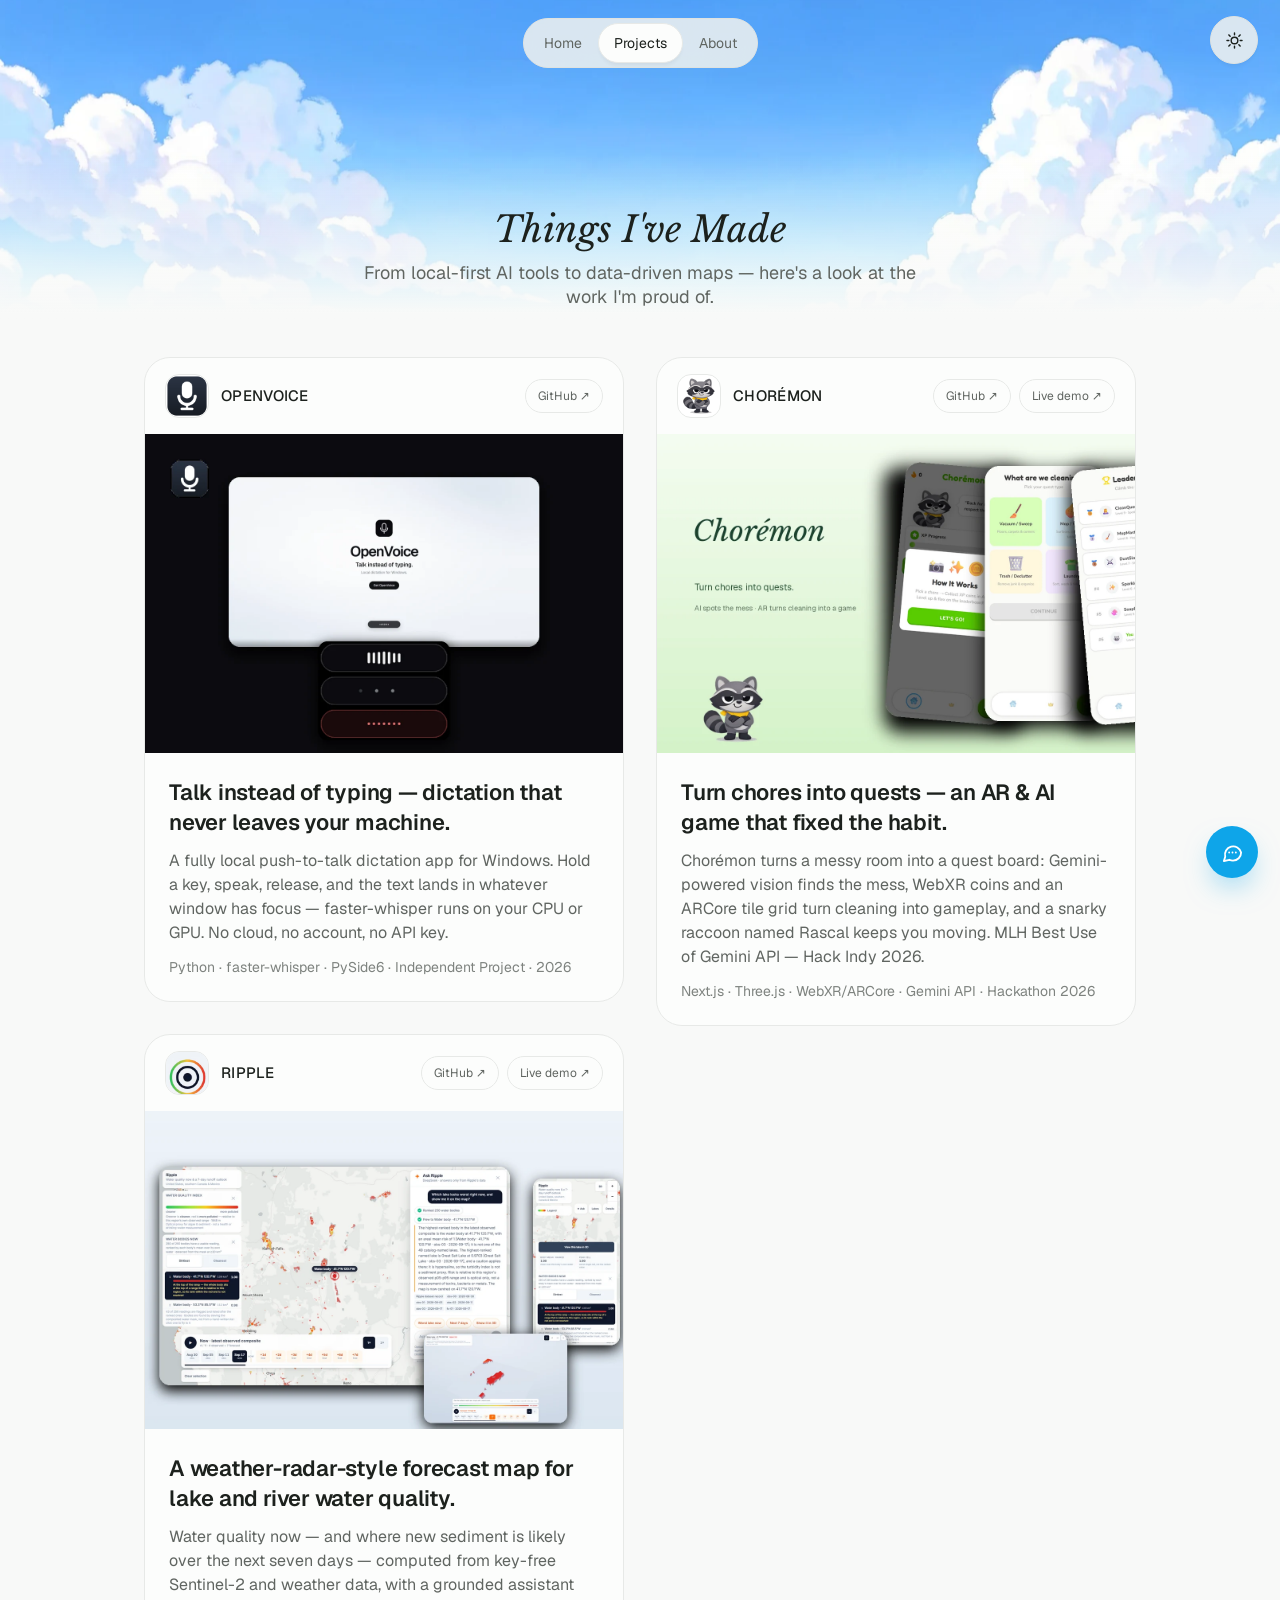
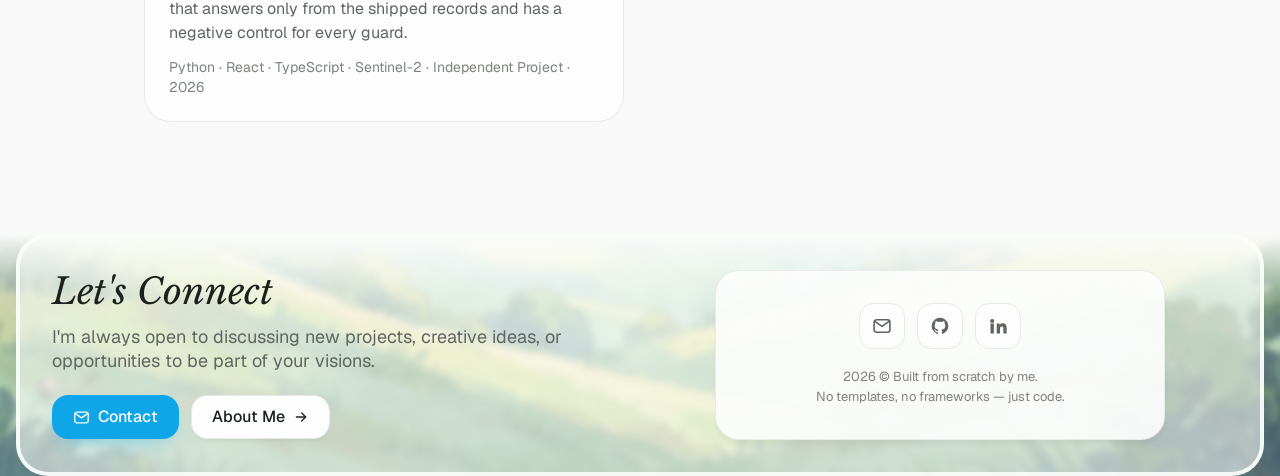
<file: projects/index.html>
<!DOCTYPE html>
<html lang="en">
<head>
  <meta charset="utf-8">
  <meta name="viewport" content="width=device-width, initial-scale=1, viewport-fit=cover">
  <title>Projects — Praditya Farell</title>
  <meta name="description" content="Projects by Praditya Farell: OpenVoice, fully local push-to-talk dictation for Windows, and Ripple, a satellite water-quality forecast map.">
  <link rel="canonical" href="https://pfarell.github.io/projects/">
  <meta property="og:type" content="website">
  <meta property="og:site_name" content="Praditya Farell">
  <meta property="og:title" content="Projects — Praditya Farell">
  <meta property="og:description" content="OpenVoice — local Windows dictation. Ripple — a satellite water-quality forecast map with a grounded assistant.">
  <meta property="og:url" content="https://pfarell.github.io/projects/">
  <meta property="og:image" content="https://pfarell.github.io/assets/img/og.png">
  <meta property="og:image:width" content="1200">
  <meta property="og:image:height" content="630">
  <meta name="twitter:card" content="summary_large_image">
  <meta name="twitter:title" content="Projects — Praditya Farell">
  <meta name="twitter:description" content="OpenVoice and Ripple — built end-to-end, MIT, key-free.">
  <meta name="twitter:image" content="https://pfarell.github.io/assets/img/og.png">
  <meta name="theme-color" content="#f8f9f8">
  <link rel="icon" href="../assets/img/favicon.png" type="image/png">
  <link rel="apple-touch-icon" href="../assets/img/favicon-180.png">
  <script>(function(){document.documentElement.classList.add("js");try{var p=localStorage.getItem("theme-preference")||"system";var d=p==="dark"||(p==="system"&&window.matchMedia("(prefers-color-scheme: dark)").matches);document.documentElement.classList.toggle("dark",d);}catch(e){}})();</script>
  <link rel="stylesheet" href="../assets/fonts/google-fonts.css">
  <link rel="stylesheet" href="../css/style.css?v=15">
</head>
<body>

  <div class="sky" aria-hidden="true">
    <img id="sky-img" class="sky-day" src="../assets/img/generated/sky.webp" alt="">
    <img class="sky-night" src="../assets/img/generated2/night-sky.webp" alt="" loading="lazy">
    <div class="sky-fade"></div>
  </div>

  <header class="site-header">
    <div class="progress" id="progress" role="progressbar" aria-label="Page scroll progress">
      <div class="progress-bar" id="progress-bar"></div>
    </div>
    <div class="header-inner">
      <div class="nav-pill">
        <span class="nav-glider" aria-hidden="true"></span>
        <a class="nav-item" href="../">Home</a>
        <a class="nav-item active" href="./">Projects</a>
        <a class="nav-item" href="../about/">About</a>
      </div>
    </div>
  </header>

  <button class="theme-toggle" id="theme-toggle" type="button" aria-label="Toggle dark mode" title="Toggle dark mode">
    <svg class="icon-sun" width="19" height="19" viewBox="0 0 24 24" fill="none" stroke="currentColor" stroke-width="1.8" stroke-linecap="round" aria-hidden="true"><circle cx="12" cy="12" r="4.2"/><path d="M12 2.5v2.3M12 19.2v2.3M2.5 12h2.3M19.2 12h2.3M4.9 4.9l1.6 1.6M17.5 17.5l1.6 1.6M19.1 4.9l-1.6 1.6M6.5 17.5l-1.6 1.6"/></svg>
    <svg class="icon-moon" width="18" height="18" viewBox="0 0 24 24" fill="none" stroke="currentColor" stroke-width="1.8" stroke-linecap="round" stroke-linejoin="round" aria-hidden="true"><path d="M20.6 14.2A8.6 8.6 0 1 1 9.8 3.4a7 7 0 1 0 10.8 10.8Z"/></svg>
  </button>

  <main id="page">

    <section class="projects-section container section">
      <div class="projects-head" data-reveal>
        <h2 class="title-2 serif">Things I&#x27;ve Made</h2>
        <p class="headline muted projects-sub">From local-first AI tools to data-driven maps — here&#x27;s a look at the work I&#x27;m proud of.</p>
      </div>

      <div class="masonry">

        <a class="project-card" href="https://github.com/pfarell/openvoice" target="_blank" rel="noopener" data-reveal>
          <div class="pc-head">
            <span class="pc-icon"><img src="../assets/img/projects/openvoice-icon.png" alt=""></span>
            <span class="pc-name">OPENVOICE</span>
            <span class="pc-links">
              <span class="pc-link">GitHub ↗</span>
            </span>
          </div>
          <div class="pc-media"><img src="../assets/img/projects/card-openvoice.webp" alt="OpenVoice launch screen and dictation pill states"></div>
          <div class="pc-body">
            <h3 class="pc-title">Talk instead of typing — dictation that never leaves your machine.</h3>
            <p class="pc-desc">A fully local push-to-talk dictation app for Windows. Hold a key, speak, release, and the text lands in whatever window has focus — faster-whisper runs on your CPU or GPU. No cloud, no account, no API key.</p>
            <p class="pc-meta">Python · faster-whisper · PySide6 · Independent Project · 2026</p>
          </div>
        </a>

        <a class="project-card" href="https://github.com/pfarell/ripple" target="_blank" rel="noopener" data-reveal data-reveal-delay="1">
          <div class="pc-head">
            <span class="pc-icon"><img src="../assets/img/projects/ripple-icon.png" alt=""></span>
            <span class="pc-name">RIPPLE</span>
            <span class="pc-links">
              <span class="pc-link">GitHub ↗</span>
              <span class="pc-link" onclick="event.preventDefault(); window.open('https://ripple-liart.vercel.app','_blank');">Live demo ↗</span>
            </span>
          </div>
          <div class="pc-media"><img src="../assets/img/projects/card-ripple.webp" alt="Ripple map, grounded assistant, 3D view and mobile layout"></div>
          <div class="pc-body">
            <h3 class="pc-title">A weather-radar-style forecast map for lake and river water quality.</h3>
            <p class="pc-desc">Water quality now — and where new sediment is likely over the next seven days — computed from key-free Sentinel-2 and weather data, with a grounded assistant that answers only from the shipped records and has a negative control for every guard.</p>
            <p class="pc-meta">Python · React · TypeScript · Sentinel-2 · Independent Project · 2026</p>
          </div>
        </a>

        <a class="project-card" href="https://github.com/pfarell/choremon" target="_blank" rel="noopener" data-reveal data-reveal-delay="2">
          <div class="pc-head">
            <span class="pc-icon"><img src="../assets/img/projects/choremon-icon.png" alt=""></span>
            <span class="pc-name">CHORÉMON</span>
            <span class="pc-links">
              <span class="pc-link">GitHub ↗</span>
              <span class="pc-link" onclick="event.preventDefault(); window.open('https://choremon-six.vercel.app','_blank');">Live demo ↗</span>
            </span>
          </div>
          <div class="pc-media"><img src="../assets/img/projects/card-choremon.webp" alt="Chorémon home screen, quest picker and family leaderboard"></div>
          <div class="pc-body">
            <h3 class="pc-title">Turn chores into quests — an AR &amp; AI game that fixed the habit.</h3>
            <p class="pc-desc">Chorémon turns a messy room into a quest board: Gemini-powered vision finds the mess, WebXR coins and an ARCore tile grid turn cleaning into gameplay, and a snarky raccoon named Rascal keeps you moving. MLH Best Use of Gemini API — Hack Indy 2026.</p>
            <p class="pc-meta">Next.js · Three.js · WebXR/ARCore · Gemini API · Hackathon 2026</p>
          </div>
        </a>

      </div>
    </section>

    <section class="connect" id="connect">
      <div class="connect-band" aria-hidden="true">
        <img class="connect-day" src="../assets/img/generated/landscape.webp" alt="">
        <img class="connect-night" src="../assets/img/generated2/night-landscape.webp" alt="" loading="lazy">
      </div>
      <div class="container-wide">
        <div class="connect-card" data-reveal>
          <div class="connect-left">
            <h2 class="title-2 serif">Let&#x27;s Connect</h2>
            <p class="headline muted">I&#x27;m always open to discussing new projects, creative ideas, or opportunities to be part of your visions.</p>
            <div class="hero-cta">
              <a class="btn btn-primary" href="mailto:raditfarell77@gmail.com">
                <svg width="17" height="17" viewBox="0 0 24 24" fill="none" stroke="currentColor" stroke-width="1.9" stroke-linecap="round" stroke-linejoin="round" aria-hidden="true"><rect x="2.5" y="4.5" width="19" height="15" rx="3"/><path d="m3.5 6.5 8.5 6 8.5-6"/></svg>
                Contact
              </a>
              <a class="btn btn-card" href="../about/">About Me
                <svg width="16" height="16" viewBox="0 0 24 24" fill="none" stroke="currentColor" stroke-width="1.9" stroke-linecap="round" stroke-linejoin="round" aria-hidden="true"><path d="M5 12h14"/><path d="m13 6 6 6-6 6"/></svg>
              </a>
            </div>
          </div>
          <div class="connect-right">
            <div class="footer-card">
              <div class="footer-icons">
                <a class="icon-btn" href="mailto:raditfarell77@gmail.com" aria-label="Email">
                  <svg width="20" height="20" viewBox="0 0 24 24" fill="none" stroke="currentColor" stroke-width="1.9" stroke-linecap="round" stroke-linejoin="round" aria-hidden="true"><rect x="2.5" y="4.5" width="19" height="15" rx="3"/><path d="m3.5 6.5 8.5 6 8.5-6"/></svg>
                </a>
                <a class="icon-btn" href="https://github.com/pfarell" target="_blank" rel="noopener" aria-label="GitHub">
                  <svg width="20" height="20" viewBox="0 0 24 24" fill="currentColor" aria-hidden="true"><path d="M12 2a10 10 0 0 0-3.16 19.49c.5.09.68-.22.68-.48l-.01-1.7c-2.78.6-3.37-1.34-3.37-1.34-.45-1.16-1.11-1.47-1.11-1.47-.9-.62.07-.6.07-.6 1 .07 1.53 1.03 1.53 1.03.9 1.52 2.34 1.08 2.91.83.09-.65.35-1.09.63-1.34-2.22-.25-4.56-1.11-4.56-4.94 0-1.09.39-1.98 1.03-2.68-.1-.25-.45-1.27.1-2.64 0 0 .84-.27 2.75 1.02a9.56 9.56 0 0 1 5 0c1.91-1.29 2.75-1.02 2.75-1.02.55 1.37.2 2.39.1 2.64.64.7 1.03 1.59 1.03 2.68 0 3.84-2.34 4.68-4.57 4.93.36.31.68.92.68 1.85l-.01 2.75c0 .27.18.58.69.48A10 10 0 0 0 12 2Z"/></svg>
                </a>
                <a class="icon-btn" href="https://www.linkedin.com/in/praditya-farell-raffa-faadilah-93726b379/" target="_blank" rel="noopener" aria-label="LinkedIn">
                  <svg width="20" height="20" viewBox="0 0 24 24" fill="currentColor" aria-hidden="true"><path d="M4.98 3.5A2.5 2.5 0 1 1 5 8.5a2.5 2.5 0 0 1-.02-5ZM3 9h4v12H3V9Zm7 0h3.8v1.7h.05c.53-1 1.83-2.05 3.77-2.05 4.03 0 4.78 2.65 4.78 6.1V21h-4v-5.5c0-1.31-.02-3-1.83-3-1.83 0-2.11 1.43-2.11 2.9V21h-4V9Z"/></svg>
                </a>
              </div>
              <p class="footer-note">2026 © Built from scratch by me.<br>No templates, no frameworks — just code.</p>
            </div>
          </div>
        </div>
      </div>
    </section>

  </main>

  <button class="fab" id="assistant-fab" type="button" aria-label="Open the site assistant" aria-expanded="false" aria-haspopup="dialog">
    <svg width="23" height="23" viewBox="0 0 24 24" fill="none" stroke="currentColor" stroke-width="1.9" stroke-linecap="round" stroke-linejoin="round" aria-hidden="true"><path d="M21 12a8.5 8.5 0 0 1-8.5 8.5c-1.4 0-2.7-.3-3.8-.9L3 21l1.4-4.6A8.5 8.5 0 1 1 21 12Z"/><path d="M8.5 12h.01M12 12h.01M15.5 12h.01"/></svg>
  </button>

  <script src="../js/app.js?v=15"></script>
  <script src="../js/wanderly-kb.js?v=15"></script>
  <script src="../js/assistant.js?v=15"></script>
</body>
</html>
</file>
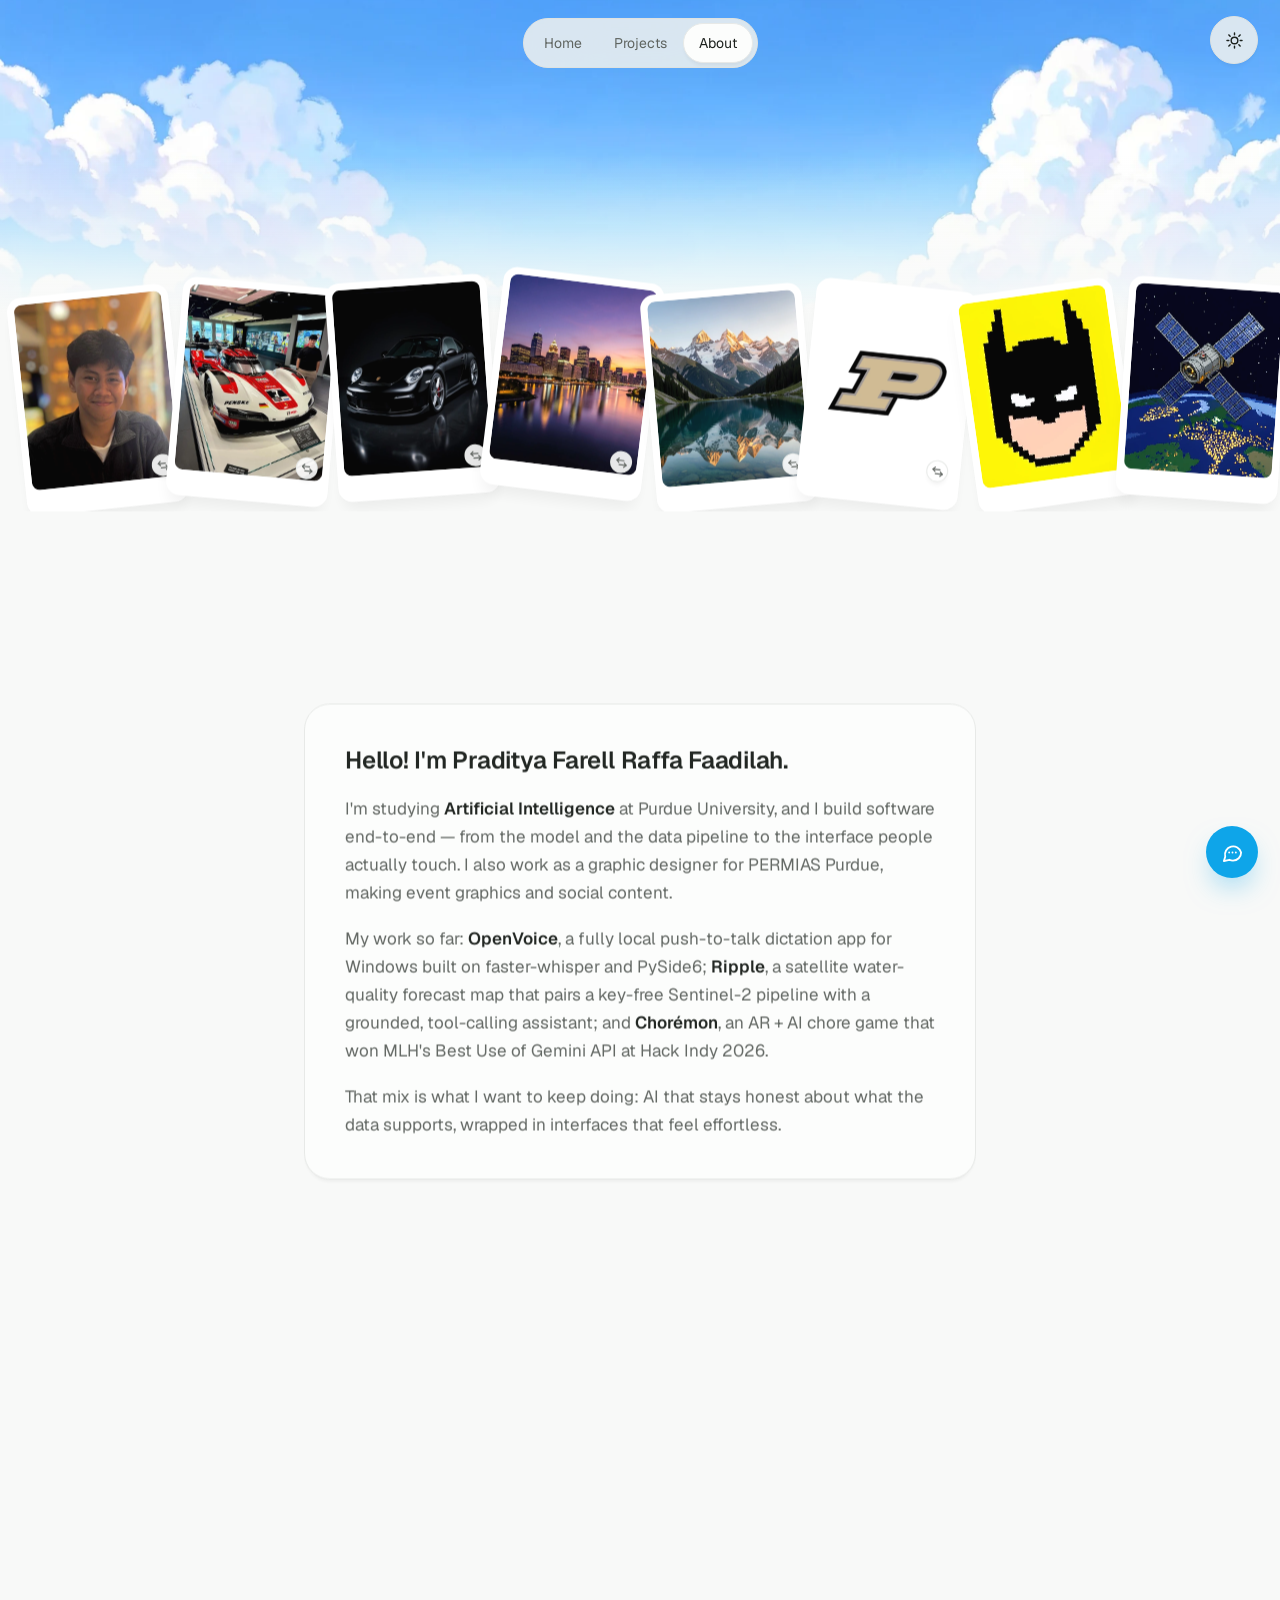
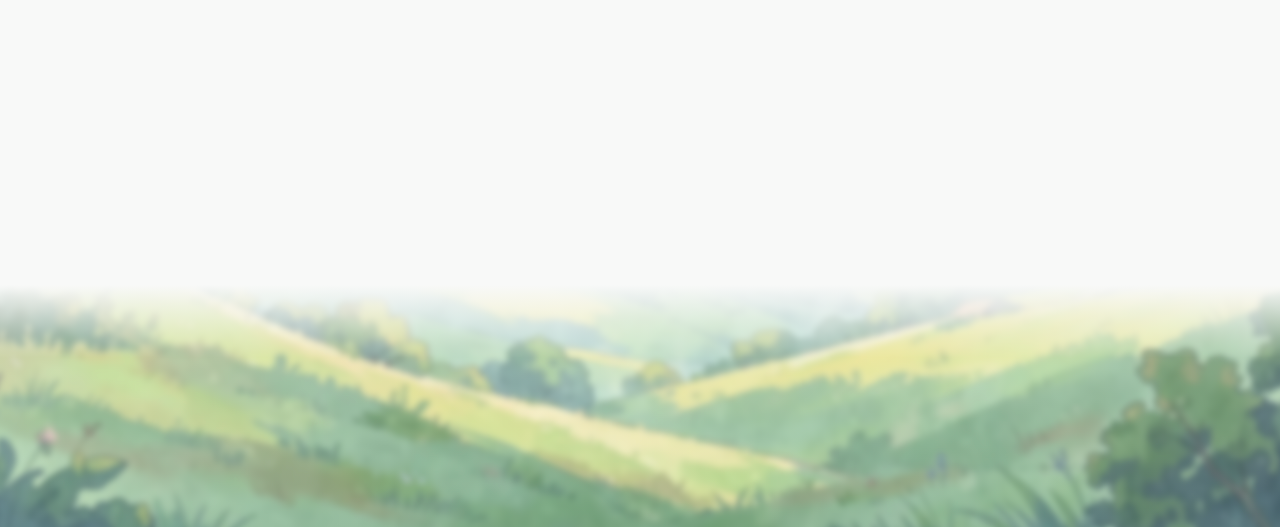
<file: about.html>
<!DOCTYPE html>
<html lang="en">
<head>
  <meta charset="utf-8">
  <title>About — moved</title>
  <link rel="canonical" href="https://pfarell.github.io/about/">
  <meta http-equiv="refresh" content="0; url=about/">
  <meta name="robots" content="noindex">
</head>
<body>
  <p>This page moved to <a href="about/">about/</a>.</p>
</body>
</html>
</file>
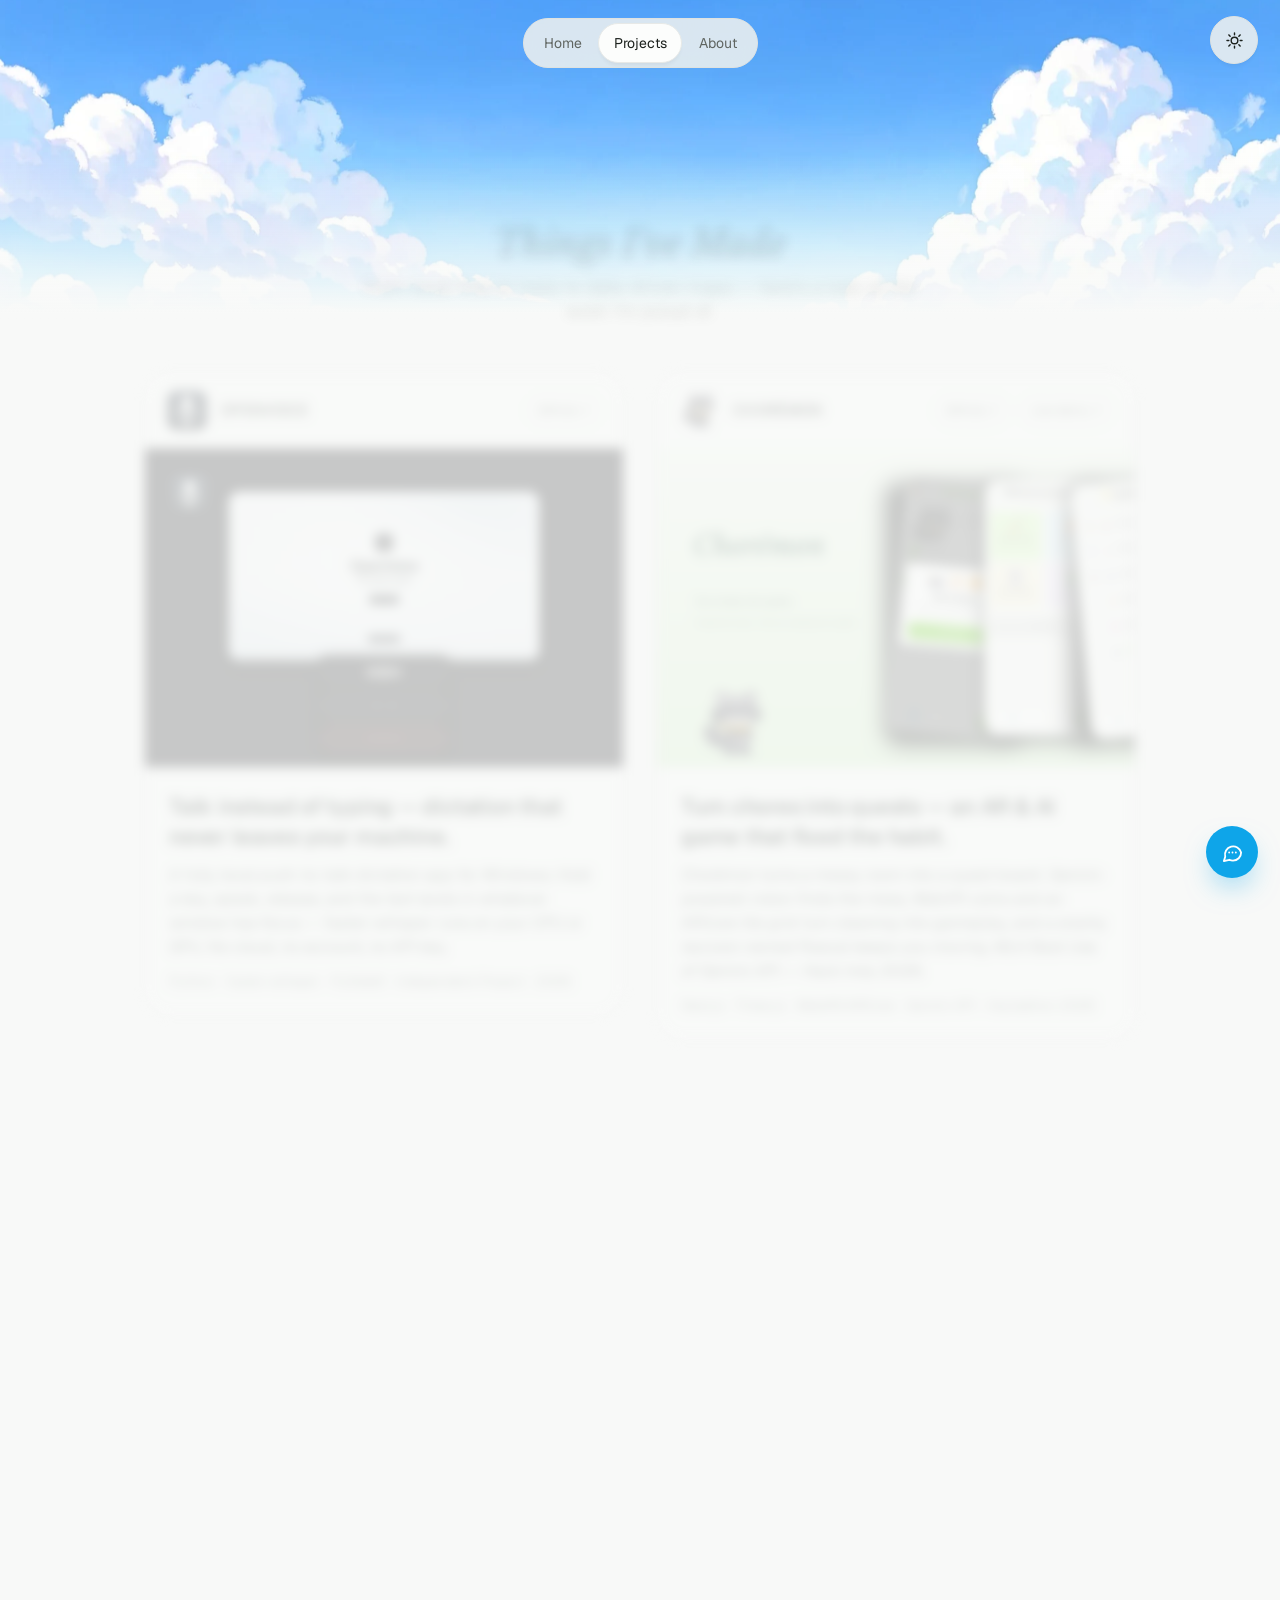
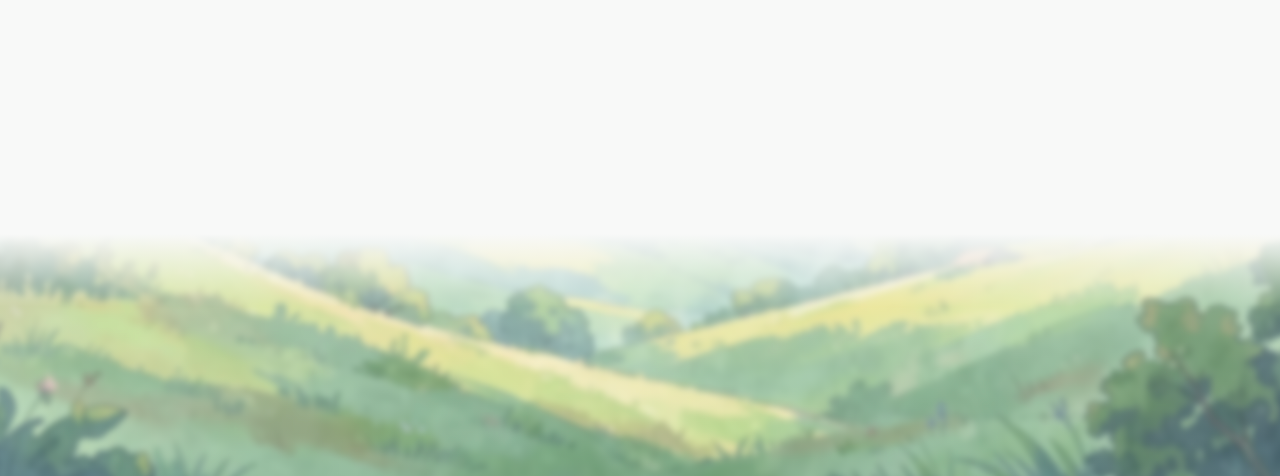
<file: projects.html>
<!DOCTYPE html>
<html lang="en">
<head>
  <meta charset="utf-8">
  <title>Projects — moved</title>
  <link rel="canonical" href="https://pfarell.github.io/projects/">
  <meta http-equiv="refresh" content="0; url=projects/">
  <meta name="robots" content="noindex">
</head>
<body>
  <p>This page moved to <a href="projects/">projects/</a>.</p>
</body>
</html>
</file>
<file: assets/fonts/google-fonts.css>
﻿/* cyrillic-ext */
@font-face {
  font-family: 'Geist';
  font-style: normal;
  font-weight: 100 900;
  font-display: swap;
  src: url(f1.woff2) format('woff2');
  unicode-range: U+0460-052F, U+1C80-1C8A, U+20B4, U+2DE0-2DFF, U+A640-A69F, U+FE2E-FE2F;
}
/* cyrillic */
@font-face {
  font-family: 'Geist';
  font-style: normal;
  font-weight: 100 900;
  font-display: swap;
  src: url(f2.woff2) format('woff2');
  unicode-range: U+0301, U+0400-045F, U+0490-0491, U+04B0-04B1, U+2116;
}
/* vietnamese */
@font-face {
  font-family: 'Geist';
  font-style: normal;
  font-weight: 100 900;
  font-display: swap;
  src: url(f3.woff2) format('woff2');
  unicode-range: U+0102-0103, U+0110-0111, U+0128-0129, U+0168-0169, U+01A0-01A1, U+01AF-01B0, U+0300-0301, U+0303-0304, U+0308-0309, U+0323, U+0329, U+1EA0-1EF9, U+20AB;
}
/* latin-ext */
@font-face {
  font-family: 'Geist';
  font-style: normal;
  font-weight: 100 900;
  font-display: swap;
  src: url(f4.woff2) format('woff2');
  unicode-range: U+0100-02BA, U+02BD-02C5, U+02C7-02CC, U+02CE-02D7, U+02DD-02FF, U+0304, U+0308, U+0329, U+1D00-1DBF, U+1E00-1E9F, U+1EF2-1EFF, U+2020, U+20A0-20AB, U+20AD-20C4, U+2113, U+2C60-2C7F, U+A720-A7FF;
}
/* latin */
@font-face {
  font-family: 'Geist';
  font-style: normal;
  font-weight: 100 900;
  font-display: swap;
  src: url(f5.woff2) format('woff2');
  unicode-range: U+0000-00FF, U+0131, U+0152-0153, U+02BB-02BC, U+02C6, U+02DA, U+02DC, U+0304, U+0308, U+0329, U+2000-206F, U+20AC, U+2122, U+2191, U+2193, U+2212, U+2215, U+FEFF, U+FFFD;
}
/* latin-ext */
@font-face {
  font-family: 'Instrument Sans';
  font-style: normal;
  font-weight: 400 700;
  font-stretch: 100%;
  font-display: swap;
  src: url(f6.woff2) format('woff2');
  unicode-range: U+0100-02BA, U+02BD-02C5, U+02C7-02CC, U+02CE-02D7, U+02DD-02FF, U+0304, U+0308, U+0329, U+1D00-1DBF, U+1E00-1E9F, U+1EF2-1EFF, U+2020, U+20A0-20AB, U+20AD-20C4, U+2113, U+2C60-2C7F, U+A720-A7FF;
}
/* latin */
@font-face {
  font-family: 'Instrument Sans';
  font-style: normal;
  font-weight: 400 700;
  font-stretch: 100%;
  font-display: swap;
  src: url(f7.woff2) format('woff2');
  unicode-range: U+0000-00FF, U+0131, U+0152-0153, U+02BB-02BC, U+02C6, U+02DA, U+02DC, U+0304, U+0308, U+0329, U+2000-206F, U+20AC, U+2122, U+2191, U+2193, U+2212, U+2215, U+FEFF, U+FFFD;
}
/* latin-ext */
@font-face {
  font-family: 'Libre Baskerville';
  font-style: italic;
  font-weight: 400;
  font-display: swap;
  src: url(f8.woff2) format('woff2');
  unicode-range: U+0100-02BA, U+02BD-02C5, U+02C7-02CC, U+02CE-02D7, U+02DD-02FF, U+0304, U+0308, U+0329, U+1D00-1DBF, U+1E00-1E9F, U+1EF2-1EFF, U+2020, U+20A0-20AB, U+20AD-20C4, U+2113, U+2C60-2C7F, U+A720-A7FF;
}
/* latin */
@font-face {
  font-family: 'Libre Baskerville';
  font-style: italic;
  font-weight: 400;
  font-display: swap;
  src: url(f9.woff2) format('woff2');
  unicode-range: U+0000-00FF, U+0131, U+0152-0153, U+02BB-02BC, U+02C6, U+02DA, U+02DC, U+0304, U+0308, U+0329, U+2000-206F, U+20AC, U+2122, U+2191, U+2193, U+2212, U+2215, U+FEFF, U+FFFD;
}
</file>
<file: css/style.css>
/* ============================================================
   Farell — portfolio
   Design tokens measured from the reference (serenacrq.com):
   bg #f8f9f8 · card #fcfdfc · muted #eff1ef · border #e7e9e7
   ink #1c211d · muted-fg #606561 · radius 12px
   Accent: sky blue (#0ea5e9 / #7dd3fc / #0284c7) at the user's
   request — the reference uses green (#11b674).
   Fonts: Geist (sans) · Libre Baskerville italic (serif display)
   ============================================================ */

*,
*::before,
*::after {
  box-sizing: border-box;
  margin: 0;
  padding: 0;
}

:root {
  --bg: #f8f9f8;
  --card: #fcfdfc;
  --muted: #eff1ef;
  --border: #e7e9e7;
  --input: #dfe2e0;
  --fg: #1c211d;
  --muted-fg: #606561;
  --subtle: #7e837f;
  --primary: #0ea5e9;
  --primary-5: #7dd3fc;
  --primary-7: #0284c7;
  --secondary: #e7e9e7;
  --shadow-1: 0 4px 4px -2px rgba(0, 0, 0, 0.06);
  --shadow-2: 0 6px 6px -2px rgba(0, 0, 0, 0.06);
  --shadow-3: 0 8px 12px -4px rgba(0, 0, 0, 0.08);
  --shadow-4: 0 12px 16px -4px rgba(0, 0, 0, 0.06);
  --shadow-5: 0 25px 50px -12px rgba(0, 0, 0, 0.08);
  --shadow-6: 0 30px 60px -18px rgba(0, 0, 0, 0.12);
  --r: 12px;
  --font-sans: "Geist", "Segoe UI", system-ui, -apple-system, sans-serif;
  --font-serif: "Libre Baskerville", Georgia, "Times New Roman", serif;
  --font-instrument: "Instrument Sans", "Segoe UI", system-ui, sans-serif;
  --halo: rgba(255, 255, 255, 0.75);
}

html {
  scroll-behavior: smooth;
}

body {
  background: var(--bg);
  color: var(--fg);
  font-family: var(--font-sans);
  font-size: 16px;
  line-height: 24px;
  -webkit-font-smoothing: antialiased;
  text-rendering: optimizeLegibility;
  overflow-x: hidden;
}

::selection {
  background: var(--primary-5);
  color: var(--fg);
}

img {
  display: block;
  max-width: 100%;
}

a {
  color: inherit;
  text-decoration: none;
}

button {
  font: inherit;
  color: inherit;
  background: none;
  border: none;
  cursor: pointer;
}

.custom-scrollbar::-webkit-scrollbar {
  width: 6px;
}

.custom-scrollbar::-webkit-scrollbar-thumb {
  border-radius: 9999px;
  background-color: rgba(28, 33, 29, 0.3);
}

.custom-scrollbar::-webkit-scrollbar-track {
  border-radius: 9999px;
  background-color: rgba(28, 33, 29, 0.15);
}

/* ---------------- typography scale (measured) ---------------- */

.large-title {
  font-size: 34px;
  line-height: 38px;
}

.title-1 {
  font-size: 28px;
  line-height: 31px;
}

.title-2 {
  font-size: 22px;
  line-height: 26px;
}

.title-3 {
  font-size: 20px;
  line-height: 24px;
}

.headline {
  font-size: 17px;
  line-height: 22px;
}

.body-text {
  font-size: 16px;
  line-height: 24px;
}

.callout {
  font-size: 14px;
  line-height: 20px;
}

.subhead {
  font-size: 14px;
  line-height: 20px;
}

.footnote {
  font-size: 13px;
  line-height: 18px;
}

@media (min-width: 768px) {
  .large-title { font-size: 48px; line-height: 53px; }
  .title-1 { font-size: 36px; line-height: 40px; }
  .title-2 { font-size: 30px; line-height: 36px; }
  .title-3 { font-size: 22px; line-height: 28px; }
  .headline { font-size: 18px; line-height: 24px; }
}

@media (min-width: 1024px) {
  .large-title { font-size: 60px; line-height: 66px; }
  .title-1 { font-size: 48px; line-height: 53px; }
  .title-2 { font-size: 36px; line-height: 43px; }
  .title-3 { font-size: 24px; line-height: 30px; }
}

.serif {
  font-family: var(--font-serif);
  font-style: italic;
  font-weight: 400;
}

.muted { color: var(--muted-fg); }
.center { text-align: center; }

.container {
  width: 100%;
  max-width: 1024px;
  margin: 0 auto;
  padding-left: 16px;
  padding-right: 16px;
}

.container-wide {
  width: 100%;
  max-width: 1280px;
  margin: 0 auto;
  padding-left: 16px;
  padding-right: 16px;
}

/* ---------------- header / nav pill ---------------- */

.site-header {
  position: fixed;
  top: 0;
  left: 0;
  width: 100%;
  z-index: 50;
}

.progress {
  position: sticky;
  top: 0;
  left: 0;
  width: 100%;
  z-index: 50;
  height: 2px;
  opacity: 0;
  transition: opacity 0.2s;
}

.progress.visible { opacity: 1; }

.progress-bar {
  height: 2px;
  background: var(--primary);
  transform-origin: 0 50%;
  transform: scaleX(0);
}

.header-inner {
  display: flex;
  align-items: center;
  justify-content: center;
  padding: 16px 0;
}

.nav-pill {
  display: flex;
  position: relative;
  align-items: center;
  padding: 4px;
  border-radius: 9999px;
  background: color-mix(in srgb, var(--muted) 86%, transparent);
  border: 1px solid var(--input);
  backdrop-filter: blur(40px);
  -webkit-backdrop-filter: blur(40px);
  overflow: hidden;
}

.nav-glider {
  position: absolute;
  top: 4px;
  left: 0;
  height: 44px;
  width: 0;
  border-radius: 9999px;
  background: var(--card);
  border: 1px solid var(--border);
  box-shadow: var(--shadow-1);
  transition: transform 0.3s cubic-bezier(0.4, 0, 0.2, 1), width 0.3s cubic-bezier(0.4, 0, 0.2, 1);
  pointer-events: none;
}

.nav-item {
  position: relative;
  z-index: 1;
  display: flex;
  align-items: center;
  height: 44px;
  padding: 0 16px;
  border-radius: 9999px;
  font-size: 14px;
  line-height: 20px;
  color: var(--muted-fg);
  transition: color 0.2s;
}

.nav-item:hover,
.nav-item.active {
  color: var(--fg);
}

@media (min-width: 1024px) {
  .nav-glider,
  .nav-item { height: 40px; }
}

/* ---------------- sky ---------------- */

.sky {
  position: absolute;
  top: 0;
  left: 0;
  right: 0;
  height: 320px;
  z-index: -10;
  overflow: hidden;
}

.sky img {
  width: 100%;
  height: 100%;
  object-fit: cover;
  object-position: center 8%;
  scale: -1 1;
  transform: translateY(0);
  will-change: transform;
}

.sky img.sky-day {
  transition: opacity 0.9s ease;
}

.sky img.sky-night {
  position: absolute;
  top: 0;
  left: 0;
  opacity: 0;
  transition: opacity 0.9s ease;
}

.sky-fade {
  position: absolute;
  inset: 0;
  background: linear-gradient(
    to bottom,
    transparent 48%,
    color-mix(in srgb, var(--bg) 55%, transparent) 76%,
    var(--bg) 98%
  );
}

/* ---------------- theme toggle ---------------- */

.theme-toggle {
  position: fixed;
  top: 16px;
  right: 22px;
  z-index: 51;
  display: flex;
  align-items: center;
  justify-content: center;
  width: 48px;
  height: 48px;
  border-radius: 9999px;
  background: color-mix(in srgb, var(--muted) 86%, transparent);
  border: 1px solid var(--input);
  backdrop-filter: blur(40px);
  -webkit-backdrop-filter: blur(40px);
  color: var(--fg);
  box-shadow: var(--shadow-1);
  transition: transform 0.2s, background 0.2s;
}

.theme-toggle:hover {
  transform: translateY(-1px);
  background: var(--muted);
}

.theme-toggle svg {
  position: absolute;
  transition: opacity 0.35s ease, transform 0.5s cubic-bezier(0.22, 1, 0.36, 1);
}

.theme-toggle .icon-moon {
  opacity: 0;
  transform: rotate(-70deg) scale(0.5);
}

html.dark .theme-toggle .icon-sun {
  opacity: 0;
  transform: rotate(70deg) scale(0.5);
}

html.dark .theme-toggle .icon-moon {
  opacity: 1;
  transform: rotate(0deg) scale(1);
}

@media (max-width: 560px) {
  .theme-toggle {
    top: 16px;
    right: 14px;
    width: 44px;
    height: 44px;
  }
}

/* ---------------- dark mode ---------------- */

html.dark {
  --bg: #111111;
  --card: #191919;
  --muted: #222222;
  --border: #2a2a2a;
  --input: #313131;
  --fg: #eeeeee;
  --muted-fg: #b4b4b4;
  --subtle: #7b7b7b;
  --secondary: #2a2a2a;
  --shadow-1: 0 4px 4px -2px rgba(0, 0, 0, 0.5);
  --shadow-2: 0 6px 6px -2px rgba(0, 0, 0, 0.5);
  --shadow-3: 0 8px 12px -4px rgba(0, 0, 0, 0.55);
  --shadow-4: 0 12px 16px -4px rgba(0, 0, 0, 0.5);
  --shadow-5: 0 25px 50px -12px rgba(0, 0, 0, 0.6);
  --shadow-6: 0 30px 60px -18px rgba(0, 0, 0, 0.7);
  --halo: rgba(255, 255, 255, 0.12);
  color-scheme: dark;
}

html.dark .sky img.sky-day {
  opacity: 0;
}

html.dark .sky img.sky-night {
  opacity: 1;
}

html.dark .connect-band img.connect-day {
  opacity: 0;
}

html.dark .connect-band img.connect-night {
  opacity: 1;
}

html.dark .portrait-hint {
  color: #d8dcd9;
}

html.dark .quote-card {
  background: #10293c;
  color: #cfe7f7;
}

html.dark .quote-card .quote-src {
  color: #7fb6d8;
}

html.dark .polaroid {
  box-shadow: 0 12px 24px -8px rgba(0, 0, 0, 0.8);
}

/* ---------------- assistant ---------------- */

.assistant {
  position: fixed;
  inset: 0;
  z-index: 80;
  pointer-events: none;
}

.assistant-panel {
  position: absolute;
  right: 22px;
  bottom: 88px;
  width: 384px;
  max-width: calc(100vw - 24px);
  height: min(560px, 72vh);
  display: flex;
  flex-direction: column;
  border-radius: 24px;
  background: var(--card);
  border: 1px solid var(--border);
  box-shadow: var(--shadow-6);
  overflow: hidden;
  pointer-events: auto;
  opacity: 0;
  transform: translateY(18px) scale(0.96);
  transform-origin: bottom right;
  transition: opacity 0.35s cubic-bezier(0.22, 1, 0.36, 1), transform 0.45s cubic-bezier(0.22, 1, 0.36, 1);
}

.assistant.open .assistant-panel {
  opacity: 1;
  transform: translateY(0) scale(1);
}

.assistant:not(.open) .assistant-panel {
  pointer-events: none;
}

@media (max-width: 560px) {
  .assistant-panel {
    right: 12px;
    left: 12px;
    width: auto;
    bottom: 82px;
    height: min(72vh, 620px);
  }
}

.assistant-head {
  display: flex;
  align-items: center;
  gap: 10px;
  padding: 12px 14px;
  border-bottom: 1px solid var(--border);
}

.assistant-avatar {
  width: 38px;
  height: 38px;
  border-radius: 12px;
  object-fit: cover;
  border: 1px solid var(--border);
  image-rendering: pixelated;
}

.assistant-id {
  display: flex;
  flex-direction: column;
  line-height: 1.2;
  margin-right: auto;
}

.assistant-id strong {
  font-size: 14px;
  font-weight: 600;
}

.assistant-sub {
  font-size: 12px;
  color: var(--subtle);
}

.assistant-close,
.assistant-gh {
  width: 40px;
  height: 40px;
  border-radius: 12px;
  display: flex;
  align-items: center;
  justify-content: center;
  color: var(--muted-fg);
  transition: color 0.2s, background 0.2s, transform 0.2s;
}

.assistant-close:hover,
.assistant-gh:hover {
  color: var(--fg);
  background: var(--muted);
}

.assistant-log {
  flex: 1;
  overflow-y: auto;
  padding: 16px 14px 6px;
  display: flex;
  flex-direction: column;
  gap: 10px;
}

.msg {
  max-width: 86%;
  padding: 10px 14px;
  border-radius: 16px;
  font-size: 14px;
  line-height: 21px;
  white-space: pre-wrap;
  word-wrap: break-word;
  animation: msg-in 0.35s cubic-bezier(0.22, 1, 0.36, 1);
}

@keyframes msg-in {
  from { opacity: 0; transform: translateY(8px); }
  to { opacity: 1; transform: translateY(0); }
}

.msg.bot {
  align-self: flex-start;
  background: var(--muted);
  color: var(--fg);
  border-bottom-left-radius: 6px;
}

.msg.user {
  align-self: flex-end;
  background: var(--primary);
  color: #fff;
  border-bottom-right-radius: 6px;
}

.msg a {
  color: var(--primary-7);
  text-decoration: underline;
}

.msg.user a { color: #fff; }

.msg .nav-btn {
  display: inline-flex;
  align-items: center;
  gap: 6px;
  margin: 8px 8px 0 0;
  padding: 0 14px;
  height: 34px;
  border-radius: 9999px;
  border: 1px solid var(--border);
  background: var(--card);
  color: var(--fg);
  font-size: 13px;
  cursor: pointer;
  transition: transform 0.15s, box-shadow 0.2s;
}

.msg .nav-btn:hover {
  transform: translateY(-1px);
  box-shadow: var(--shadow-2);
}

.typing {
  display: inline-flex;
  gap: 5px;
  align-items: center;
  height: 20px;
}

.typing i {
  width: 6px;
  height: 6px;
  border-radius: 9999px;
  background: var(--subtle);
  animation: typing-bounce 1.1s ease-in-out infinite;
}

.typing i:nth-child(2) { animation-delay: 0.15s; }
.typing i:nth-child(3) { animation-delay: 0.3s; }

@keyframes typing-bounce {
  0%, 60%, 100% { transform: translateY(0); opacity: 0.5; }
  30% { transform: translateY(-4px); opacity: 1; }
}

.assistant-chips {
  display: flex;
  gap: 8px;
  padding: 6px 14px 10px;
  overflow-x: auto;
  scrollbar-width: none;
}

.assistant-chips::-webkit-scrollbar { display: none; }

.chip-btn {
  flex: none;
  min-height: 44px;
  padding: 0 16px;
  border-radius: 9999px;
  border: 1px solid var(--border);
  background: var(--card);
  color: var(--fg);
  font-size: 13px;
  white-space: nowrap;
  cursor: pointer;
  transition: transform 0.15s, box-shadow 0.2s, border-color 0.2s;
}

.chip-btn:hover {
  transform: translateY(-1px);
  box-shadow: var(--shadow-2);
  border-color: var(--primary);
}

.assistant-form {
  display: flex;
  gap: 8px;
  padding: 10px 14px 6px;
  border-top: 1px solid var(--border);
}

.assistant-input {
  flex: 1;
  min-height: 44px;
  padding: 0 16px;
  border-radius: 9999px;
  border: 1px solid var(--input);
  background: var(--bg);
  color: var(--fg);
  font: inherit;
  font-size: 14px;
  outline: none;
  transition: border-color 0.2s, box-shadow 0.2s;
}

.assistant-input:focus {
  border-color: var(--primary);
  box-shadow: 0 0 0 3px color-mix(in srgb, var(--primary) 22%, transparent);
}

.assistant-input::placeholder { color: var(--subtle); }

.assistant-send {
  width: 44px;
  height: 44px;
  border-radius: 9999px;
  background: var(--primary);
  color: #fff;
  display: flex;
  align-items: center;
  justify-content: center;
  flex: none;
  transition: transform 0.15s, filter 0.2s;
}

.assistant-send:hover { transform: translateY(-1px); filter: brightness(1.05); }
.assistant-send:disabled { opacity: 0.5; cursor: default; transform: none; }

@media (prefers-reduced-motion: reduce) {
  .msg, .assistant-panel, .theme-toggle svg { animation: none; transition: none; }
}

/* ---------------- page + hero ---------------- */

#page {
  display: flex;
  flex-direction: column;
  gap: 32px;
  padding-top: 128px;
  padding-bottom: 0;
  overflow-x: clip;
}

.section {
  padding-top: 48px;
  padding-bottom: 48px;
}

@media (min-width: 768px) {
  .section { padding-top: 64px; padding-bottom: 64px; }
}

@media (min-width: 1024px) {
  .section { padding-top: 80px; padding-bottom: 80px; }
}

.hero {
  display: grid;
  grid-template-columns: 1fr;
  gap: 64px;
  align-items: center;
}

@media (min-width: 1024px) {
  .hero { grid-template-columns: 1fr 1fr; }
}

.hero-left {
  display: flex;
  flex-direction: column;
  gap: 16px;
  max-width: 448px;
  margin: 0 auto;
  text-align: center;
}

@media (min-width: 1024px) {
  .hero-left {
    margin: 0;
    text-align: left;
  }
}

.hero-title {
  font-family: var(--font-serif);
  font-style: italic;
  font-weight: 400;
  letter-spacing: 0;
}

.hero-copy {
  color: var(--muted-fg);
}

.hero-cta {
  display: flex;
  flex-wrap: wrap;
  justify-content: center;
  gap: 12px;
  margin-top: 8px;
}

@media (min-width: 1024px) {
  .hero-cta { justify-content: flex-start; }
}

.btn {
  display: inline-flex;
  align-items: center;
  justify-content: center;
  gap: 8px;
  height: 44px;
  padding: 0 20px;
  border-radius: 16px;
  border: 1px solid transparent;
  font-size: 16px;
  font-weight: 500;
  line-height: 1;
  white-space: nowrap;
  transition: transform 0.15s ease, box-shadow 0.2s ease, background 0.2s ease;
}

.btn:active { transform: translateY(1px) scale(0.99); }

.btn-primary {
  background: var(--primary);
  color: var(--card);
  box-shadow: 0 10px 22px -10px rgba(14, 165, 233, 0.55);
}

.btn-primary:hover {
  background: #0c97d8;
  transform: translateY(-1px);
}

.btn-card {
  background: var(--card);
  border-color: var(--border);
  color: var(--fg);
  box-shadow: var(--shadow-1);
}

.btn-card:hover {
  transform: translateY(-1px);
  box-shadow: var(--shadow-3);
}

.btn svg {
  flex: none;
}

/* ---------------- portrait (pixel art + reveal) ---------------- */

.hero-right {
  width: 100%;
  max-width: 451px;
  margin: 0 auto;
  perspective: 900px;
}

.portrait-frame {
  position: relative;
  border-radius: 32px;
  background: transparent;
  isolation: isolate;
}

.portrait-frame::before {
  content: "";
  position: absolute;
  inset: -16px -20px -24px -34px;
  border-radius: 40px;
  background: radial-gradient(115% 115% at 45% 42%, var(--halo) 38%, rgba(255, 255, 255, 0) 100%);
  filter: blur(14px);
  z-index: -1;
}

.portrait-card {
  position: relative;
  aspect-ratio: 451 / 447;
  border-radius: 28px;
  border: 5px solid #ffffff;
  background: #e9efec;
  overflow: hidden;
  box-shadow: var(--shadow-6);
  cursor: pointer;
  transform-style: preserve-3d;
}

.portrait-inner {
  position: absolute;
  inset: -7%;
  transition: transform 0.08s linear;
  transform-style: preserve-3d;
  will-change: transform;
}

.portrait-inner canvas,
.portrait-inner img {
  position: absolute;
  inset: 0;
  width: 100%;
  height: 100%;
  object-fit: cover;
}

.portrait-real {
  z-index: 2;
  --mx: 50%;
  --my: 50%;
  --mr: 0px;
  -webkit-mask-image: radial-gradient(circle var(--mr) at var(--mx) var(--my), #000 42%, rgba(0, 0, 0, 0.7) 72%, transparent 100%);
  mask-image: radial-gradient(circle var(--mr) at var(--mx) var(--my), #000 42%, rgba(0, 0, 0, 0.7) 72%, transparent 100%);
}

.portrait-scanlines {
  position: absolute;
  inset: 0;
  z-index: 3;
  pointer-events: none;
  background: repeating-linear-gradient(
    to bottom,
    color-mix(in srgb, var(--fg) 6%, transparent) 0px,
    color-mix(in srgb, var(--fg) 6%, transparent) 1px,
    transparent 1px,
    transparent 3px
  );
  opacity: 0.55;
  transition: opacity 0.5s ease;
}

.portrait-card.is-hover .portrait-scanlines { opacity: 0; }

.portrait-hint {
  position: absolute;
  left: 50%;
  bottom: 18px;
  transform: translateX(-50%);
  z-index: 4;
  padding: 7px 14px;
  border-radius: 9999px;
  background: color-mix(in srgb, var(--card) 82%, transparent);
  border: 1px solid color-mix(in srgb, var(--border) 90%, transparent);
  backdrop-filter: blur(8px);
  font-size: 12px;
  line-height: 16px;
  letter-spacing: 0.06em;
  text-transform: uppercase;
  color: var(--muted-fg);
  white-space: nowrap;
  transition: opacity 0.35s ease, transform 0.35s ease;
  pointer-events: none;
}

.portrait-card.is-hover .portrait-hint {
  opacity: 0;
  transform: translateX(-50%) translateY(6px);
}

/* ---------------- philosophy ---------------- */

.philosophy-grid {
  display: grid;
  grid-template-columns: 1fr;
  gap: 48px;
  align-items: center;
}

@media (min-width: 1024px) {
  .philosophy-grid { grid-template-columns: 1.05fr 0.95fr; }
}

.card-stack-wrap {
  display: flex;
  flex-direction: column;
  align-items: center;
  gap: 28px;
}

.card-stack {
  position: relative;
  width: 100%;
  max-width: 430px;
  height: 348px;
  touch-action: pan-y;
  user-select: none;
}

.phil-card {
  position: absolute;
  inset: 0;
  display: flex;
  flex-direction: column;
  gap: 18px;
  padding: 32px;
  border-radius: 26px;
  background: var(--card);
  border: 1px solid var(--border);
  box-shadow: var(--shadow-3);
  will-change: transform;
}

.phil-card.is-under {
  box-shadow: var(--shadow-1);
}

.phil-head {
  display: flex;
  align-items: flex-start;
  justify-content: space-between;
}

.phil-icon {
  width: 48px;
  height: 48px;
  border-radius: 16px;
  background: var(--primary);
  box-shadow: 0 10px 22px -8px rgba(14, 165, 233, 0.6);
  display: flex;
  align-items: center;
  justify-content: center;
  color: #fff;
}

.phil-num {
  font-size: 58px;
  line-height: 1;
  font-weight: 600;
  color: rgba(125, 211, 252, 0.42);
  letter-spacing: -0.02em;
}

.phil-title {
  margin-top: auto;
  font-size: 20px;
  line-height: 26px;
  font-weight: 600;
}

.phil-body {
  color: var(--muted-fg);
  font-size: 15px;
  line-height: 22px;
}

.drag-pill {
  display: inline-flex;
  align-items: center;
  gap: 6px;
  padding: 8px 16px;
  border-radius: 9999px;
  background: var(--muted);
  color: var(--muted-fg);
  font-size: 13px;
  line-height: 18px;
}

.phil-right {
  display: flex;
  flex-direction: column;
  gap: 12px;
  max-width: 460px;
}

/* ---------------- projects ---------------- */

.projects-head {
  display: flex;
  flex-direction: column;
  align-items: center;
  gap: 10px;
  text-align: center;
  margin-bottom: 48px;
}

.projects-sub {
  max-width: 560px;
  color: var(--muted-fg);
}

.masonry {
  columns: 1;
  column-gap: 32px;
}

@media (min-width: 768px) {
  .masonry { columns: 2; }
}

.project-card {
  display: block;
  break-inside: avoid;
  margin-bottom: 32px;
  border-radius: 26px;
  background: var(--card);
  border: 1px solid var(--border);
  overflow: hidden;
  transition: transform 0.25s ease, box-shadow 0.3s ease;
}

.project-card:hover {
  transform: translateY(-4px);
  box-shadow: var(--shadow-5);
}

.pc-head {
  display: flex;
  align-items: center;
  gap: 12px;
  padding: 16px 20px;
}

.pc-icon {
  width: 44px;
  height: 44px;
  border-radius: 14px;
  background: #fff;
  border: 1px solid var(--border);
  display: flex;
  align-items: center;
  justify-content: center;
  overflow: hidden;
}

.pc-icon img {
  width: 100%;
  height: 100%;
  object-fit: cover;
}

.pc-name {
  font-size: 15px;
  font-weight: 500;
  letter-spacing: 0.02em;
}

.pc-links {
  margin-left: auto;
  display: flex;
  align-items: center;
  gap: 8px;
  color: var(--muted-fg);
}

.pc-link {
  display: inline-flex;
  align-items: center;
  gap: 5px;
  height: 34px;
  padding: 0 12px;
  border-radius: 9999px;
  border: 1px solid var(--border);
  background: var(--card);
  font-size: 12px;
  color: var(--muted-fg);
  transition: color 0.2s, transform 0.2s;
}

.pc-link:hover {
  color: var(--fg);
  transform: translateY(-1px);
}

.pc-media {
  overflow: hidden;
}

.pc-media img {
  width: 100%;
  transition: transform 0.5s ease;
}

.project-card:hover .pc-media img {
  transform: scale(1.025);
}

.pc-body {
  display: flex;
  flex-direction: column;
  gap: 12px;
  padding: 24px;
}

.pc-title {
  font-size: 22px;
  line-height: 30px;
  font-weight: 600;
  letter-spacing: -0.01em;
}

.pc-desc {
  color: var(--muted-fg);
  font-size: 16px;
  line-height: 24px;
}

.pc-meta {
  display: flex;
  align-items: center;
  gap: 10px;
  color: var(--subtle);
  font-size: 14px;
  line-height: 20px;
}

.pc-meta a {
  color: var(--primary-7);
  font-weight: 500;
}

.pc-meta a:hover { text-decoration: underline; }

/* ---------------- connect / footer ---------------- */

.connect {
  position: relative;
  padding-bottom: 0;
  overflow: hidden;
}

.connect-band {
  position: absolute;
  inset: 0;
  overflow: hidden;
  z-index: -1;
}

.connect-band img {
  width: 100%;
  height: 100%;
  object-fit: cover;
  object-position: center bottom;
  transform: scale(1.1);
  filter: blur(3px) saturate(1.05);
}

.connect-band img.connect-day {
  transition: opacity 0.9s ease;
}

.connect-band img.connect-night {
  position: absolute;
  inset: 0;
  opacity: 0;
  transition: opacity 0.9s ease;
}

.connect-band::after {
  content: "";
  position: absolute;
  inset: 0;
  background: linear-gradient(to bottom, var(--bg) 0%, color-mix(in srgb, var(--bg) 15%, transparent) 30%, color-mix(in srgb, var(--bg) 5%, transparent) 100%);
}

.connect-card {
  position: relative;
  display: grid;
  grid-template-columns: 1fr;
  gap: 16px;
  padding: 24px;
  border-radius: 32px;
  background: color-mix(in srgb, var(--card) 55%, transparent);
  border: 4px solid color-mix(in srgb, var(--card) 90%, transparent);
  backdrop-filter: blur(2px);
  overflow: hidden;
  box-shadow: var(--shadow-5);
}

@media (min-width: 768px) {
  .connect-card {
    grid-template-columns: 1fr 1fr;
    padding: 32px;
    gap: 24px;
  }
}

.connect-left {
  display: flex;
  flex-direction: column;
  gap: 12px;
  align-items: center;
  text-align: center;
}

@media (min-width: 768px) {
  .connect-left {
    align-items: flex-start;
    text-align: left;
  }
}

.connect-left .hero-cta { justify-content: center; margin-top: 10px; }

@media (min-width: 768px) {
  .connect-left .hero-cta { justify-content: flex-start; }
}

.connect-right {
  display: flex;
  align-items: center;
  justify-content: center;
}

.footer-card {
  width: 100%;
  max-width: 450px;
  border-radius: 24px;
  background: color-mix(in srgb, var(--card) 92%, transparent);
  border: 1px solid color-mix(in srgb, var(--border) 90%, transparent);
  padding: 32px 24px;
  display: flex;
  flex-direction: column;
  align-items: center;
  gap: 18px;
  text-align: center;
  box-shadow: var(--shadow-2);
}

.footer-icons {
  display: flex;
  gap: 12px;
}

.icon-btn {
  width: 46px;
  height: 46px;
  border-radius: 14px;
  border: 1px solid var(--border);
  background: var(--card);
  color: var(--muted-fg);
  display: flex;
  align-items: center;
  justify-content: center;
  transition: transform 0.2s, color 0.2s, box-shadow 0.2s;
}

.icon-btn:hover {
  transform: translateY(-2px);
  color: var(--fg);
  box-shadow: var(--shadow-2);
}

.footer-note {
  color: var(--subtle);
  font-size: 13px;
  line-height: 20px;
}

/* ---------------- about ---------------- */

.polaroid-strip {
  display: flex;
  align-items: center;
  justify-content: flex-start;
  padding: 76px 16px 8px;
  overflow-x: auto;
  overflow-y: hidden;
  scrollbar-width: none;
}

/* Centre the group when it fits, but never clip the first/last card when
   the strip overflows (the old `justify-content: center` cut both ends). */
.polaroid-strip .polaroid:first-child { margin-left: auto; }
.polaroid-strip .polaroid:last-child { margin-right: auto; }

.polaroid-strip::-webkit-scrollbar { display: none; }

.polaroid {
  flex: none;
  position: relative;
  background: #fff;
  border-radius: 14px;
  padding: 7px 7px 26px;
  box-shadow: var(--shadow-4);
  transition: transform 0.3s ease;
  cursor: pointer;
}

.polaroid.static { cursor: default; }

.polaroid .pv {
  position: relative;
  display: block;
  width: 148px;
  height: 186px;
  border-radius: 8px;
  overflow: hidden;
}

.polaroid img {
  position: absolute;
  inset: 0;
  width: 100%;
  height: 100%;
  object-fit: cover;
  transition: opacity 0.45s cubic-bezier(0.22, 1, 0.36, 1), transform 0.6s cubic-bezier(0.22, 1, 0.36, 1);
}

.polaroid img.pix { image-rendering: pixelated; }

.polaroid .b { opacity: 0; transform: scale(1.06); }

.polaroid.flipped .b { opacity: 1; transform: scale(1); }

.polaroid.flipped .a { opacity: 0; transform: scale(0.98); }

.polaroid .swap-hint {
  position: absolute;
  right: 12px;
  bottom: 27px;
  width: 22px;
  height: 22px;
  border-radius: 9999px;
  display: flex;
  align-items: center;
  justify-content: center;
  background: rgba(255, 255, 255, 0.9);
  border: 1px solid color-mix(in srgb, var(--border) 90%, transparent);
  color: var(--muted-fg);
  box-shadow: var(--shadow-1);
  transition: transform 0.25s ease;
}

.polaroid:hover .swap-hint { transform: translateY(-2px) rotate(8deg); }

.polaroid.static .swap-hint { display: none; }

.polaroid:hover {
  transform: rotate(0deg) translateY(-8px) scale(1.04) !important;
  z-index: 10;
}

.bio-card {
  background: var(--card);
  border: 1px solid var(--border);
  border-radius: 26px;
  padding: 40px;
  max-width: 672px;
  margin: 0 auto;
  display: flex;
  flex-direction: column;
  gap: 18px;
  box-shadow: var(--shadow-1);
}

.bio-card h2 {
  font-size: 24px;
  line-height: 32px;
  font-weight: 600;
  letter-spacing: -0.01em;
}

.bio-card p {
  color: var(--muted-fg);
  font-size: 17px;
  line-height: 28px;
}

.bio-card strong {
  color: var(--fg);
  font-weight: 600;
}

.bio-note {
  background: var(--muted);
  border-radius: 18px;
  padding: 20px 24px;
  color: var(--muted-fg);
  font-size: 15px;
  line-height: 24px;
}

.bio-note a {
  color: var(--primary-7);
  font-weight: 500;
}

.section-block {
  display: flex;
  flex-direction: column;
  gap: 16px;
}

.section-label {
  font-size: 16px;
  font-weight: 600;
}

.label-row {
  display: flex;
  align-items: center;
  gap: 12px;
}

.label-badge {
  display: inline-flex;
  align-items: center;
  gap: 6px;
  padding: 6px 12px;
  border-radius: 9999px;
  background: #fff;
  border: 1px solid var(--border);
  font-size: 13px;
  color: var(--muted-fg);
  box-shadow: var(--shadow-1);
}

.panel {
  background: var(--muted);
  border-radius: 32px;
  padding: 24px;
}

.chips {
  display: flex;
  flex-wrap: wrap;
  gap: 12px;
}

.chip {
  display: inline-flex;
  align-items: center;
  padding: 11px 18px;
  border-radius: 9999px;
  background: var(--card);
  box-shadow: 0 1px 2px rgba(0, 0, 0, 0.04);
  font-size: 16px;
  color: var(--fg);
}

.stack-panel {
  position: relative;
  height: 300px;
  overflow: hidden;
}

.stack-reset {
  position: absolute;
  top: 10px;
  right: 10px;
  z-index: 40;
  width: 44px;
  height: 44px;
  border-radius: 9999px;
  background: color-mix(in srgb, var(--card) 85%, transparent);
  border: 1px solid var(--border);
  backdrop-filter: blur(6px);
  display: flex;
  align-items: center;
  justify-content: center;
  color: var(--muted-fg);
  transition: transform 0.3s, color 0.2s;
}

.stack-reset:hover {
  transform: rotate(-90deg);
  color: var(--fg);
}

.sticker {
  position: absolute;
  top: 0;
  left: 0;
  display: flex;
  align-items: center;
  gap: 8px;
  padding: 4px;
  padding-right: 14px;
  border-radius: 10px;
  color: #fff;
  font-size: 14px;
  font-weight: 500;
  cursor: grab;
  touch-action: none;
  user-select: none;
  will-change: transform;
  box-shadow: 0 10px 20px -12px rgba(0, 0, 0, 0.5);
}

.sticker:active { cursor: grabbing; }

.sticker-glyph {
  width: 36px;
  height: 36px;
  border-radius: 8px;
  background: #fff;
  display: flex;
  align-items: center;
  justify-content: center;
  font-size: 18px;
}

.sticker-glyph img {
  display: block;
}

.rows-panel {
  display: flex;
  flex-direction: column;
  gap: 10px;
}

.row-item.xp { align-items: flex-start; }

.xp-body {
  flex: 1;
  display: flex;
  flex-direction: column;
  gap: 6px;
  min-width: 0;
}

.xp-head {
  display: flex;
  align-items: baseline;
  gap: 6px 16px;
  flex-wrap: wrap;
}

.xp-list {
  margin: 4px 0 0 18px;
  color: var(--muted-fg);
  font-size: 15px;
  line-height: 24px;
  display: flex;
  flex-direction: column;
  gap: 4px;
}

.skills-group {
  display: flex;
  flex-direction: column;
  gap: 10px;
}

.skills-group + .skills-group {
  margin-top: 18px;
  padding-top: 18px;
  border-top: 1px solid color-mix(in srgb, var(--border) 70%, transparent);
}

.skills-label {
  font-size: 13px;
  font-weight: 600;
  letter-spacing: 0.04em;
  text-transform: uppercase;
  color: var(--subtle);
}

.row-item {
  display: flex;
  align-items: center;
  gap: 16px;
  background: var(--card);
  border-radius: 20px;
  padding: 16px 24px;
}

.row-logo {
  width: 34px;
  height: 34px;
  border-radius: 9999px;
  background: var(--card);
  border: 1px solid var(--border);
  display: flex;
  align-items: center;
  justify-content: center;
  font-weight: 700;
  font-size: 15px;
  color: var(--primary-7);
  flex: none;
  overflow: hidden;
}

.row-logo img {
  width: 20px;
  height: 20px;
  object-fit: contain;
  display: block;
}

.row-link {
  color: var(--primary-7);
  font-weight: 500;
  white-space: nowrap;
}

.row-link:hover {
  text-decoration: underline;
}

.row-main {
  display: flex;
  flex-wrap: wrap;
  align-items: baseline;
  gap: 6px 16px;
}

.row-title {
  font-size: 16px;
  font-weight: 600;
}

.row-sub {
  color: var(--muted-fg);
  font-size: 15px;
}

.row-date {
  color: var(--subtle);
  font-size: 14px;
}

.quote-card {
  background: #dceffb;
  border-radius: 24px;
  padding: 32px;
  color: #0a3a54;
  font-family: var(--font-serif);
  font-style: italic;
  font-size: 18px;
  line-height: 30px;
}

.quote-card .quote-src {
  display: block;
  margin-top: 12px;
  font-family: var(--font-sans);
  font-style: normal;
  font-size: 14px;
  color: #1a6a94;
}

/* ---------------- fab ---------------- */

.fab {
  position: fixed;
  right: 22px;
  bottom: 22px;
  z-index: 60;
  width: 52px;
  height: 52px;
  border-radius: 9999px;
  background: var(--primary);
  color: #fff;
  display: flex;
  align-items: center;
  justify-content: center;
  box-shadow: 0 14px 30px -10px rgba(14, 165, 233, 0.6);
  transition: transform 0.25s ease;
}

.fab:hover { transform: translateY(-3px) scale(1.04); }

/* ---------------- reveal animations ---------------- */

html.js [data-reveal] {
  opacity: 0;
  transform: translateY(18px);
  filter: blur(6px);
  transition: opacity 0.7s cubic-bezier(0.22, 1, 0.36, 1), transform 0.7s cubic-bezier(0.22, 1, 0.36, 1), filter 0.7s cubic-bezier(0.22, 1, 0.36, 1);
}

html.js [data-reveal].in {
  opacity: 1;
  transform: translateY(0);
  filter: blur(0);
}

[data-reveal-delay="1"] { transition-delay: 0.08s; }
[data-reveal-delay="2"] { transition-delay: 0.16s; }
[data-reveal-delay="3"] { transition-delay: 0.24s; }

/* ---------------- small-screen spacing & card-stack fit ---------------- */

@media (max-width: 767px) {
  .container,
  .container-wide {
    padding-left: 20px;
    padding-right: 20px;
  }
}

@media (max-width: 560px) {
  /* keep the fanned philosophy stack fully inside the viewport:
     narrower stack + smaller fan (the fan scales with width in app.js) */
  .card-stack {
    max-width: min(430px, calc(100vw - 96px));
    height: 404px;
  }

  .phil-card {
    padding: 24px;
    gap: 14px;
    border-radius: 22px;
  }

  .phil-icon {
    width: 42px;
    height: 42px;
    border-radius: 14px;
  }

  .phil-num {
    font-size: 42px;
  }

  .panel {
    padding: 20px;
    border-radius: 26px;
  }
}

@media (prefers-reduced-motion: reduce) {
  html.js [data-reveal] { opacity: 1; transform: none; filter: none; transition: none; }
  html { scroll-behavior: auto; }
}
</file>
